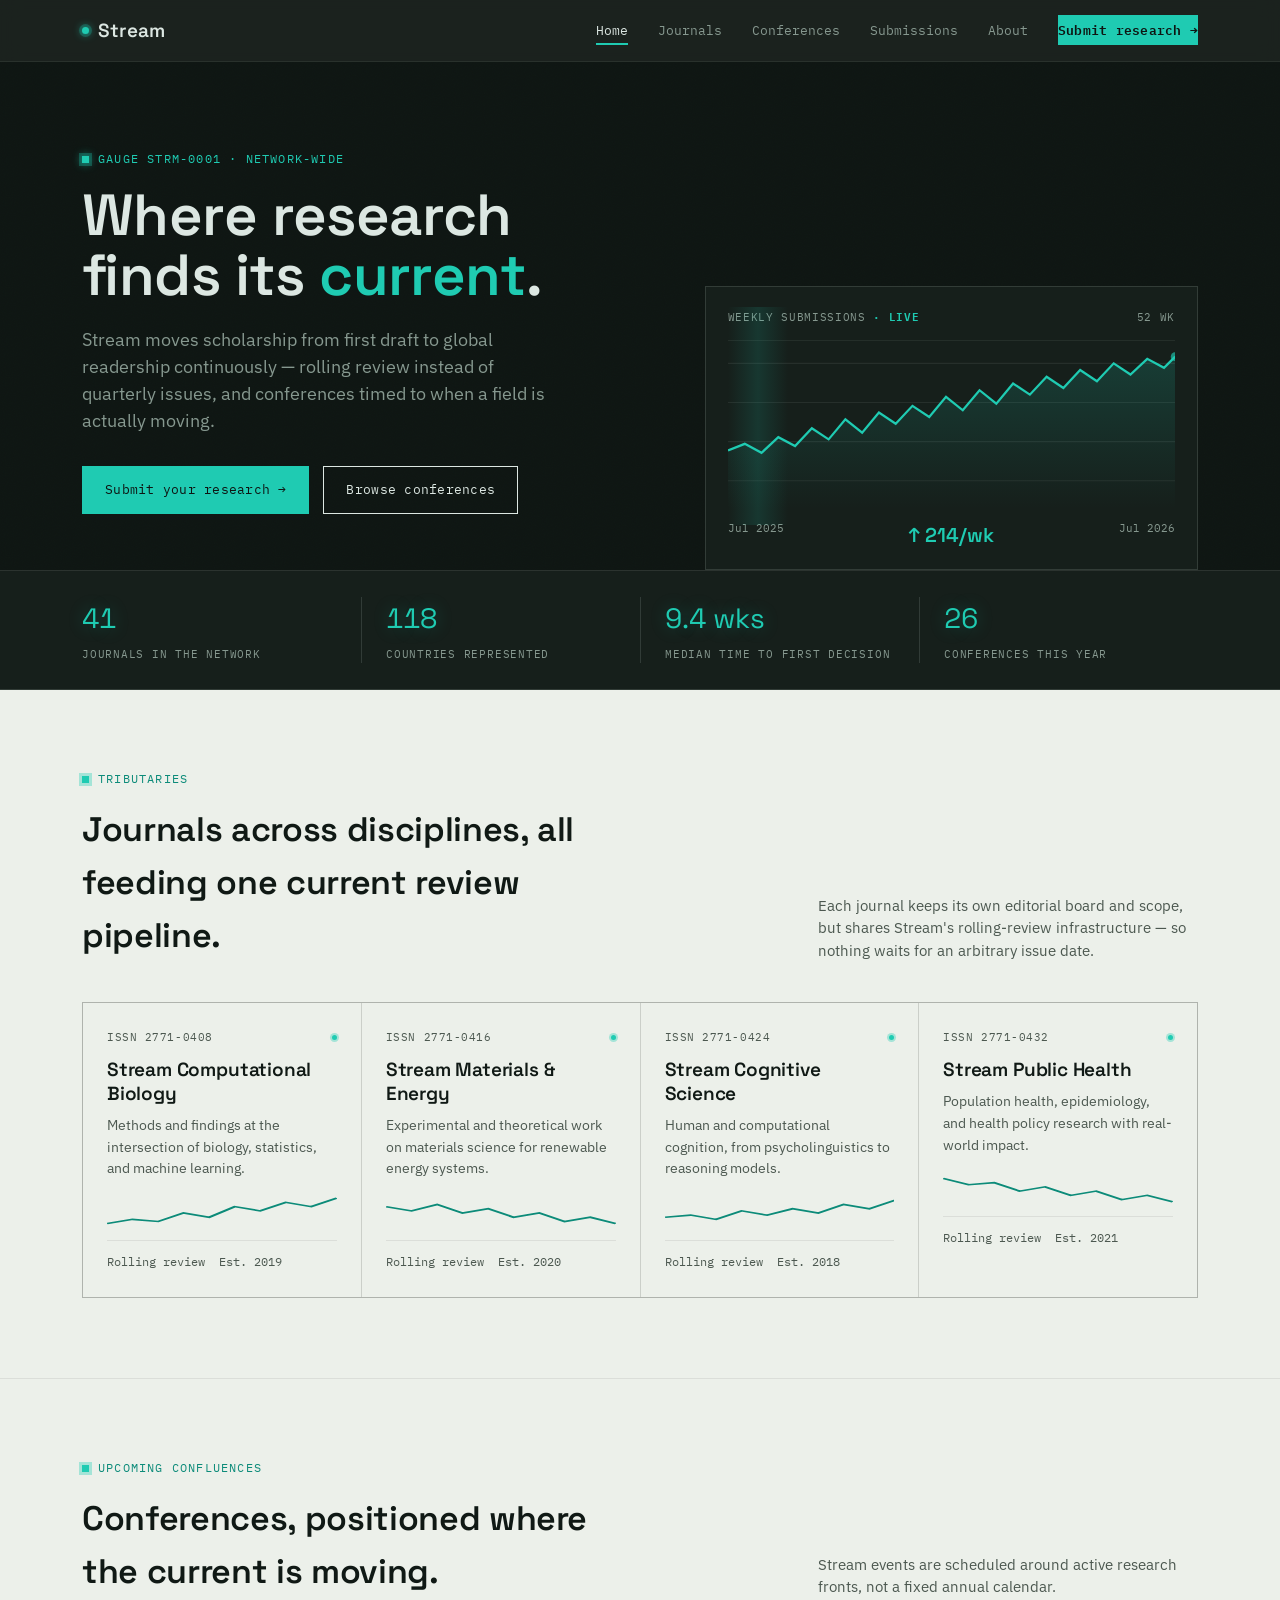
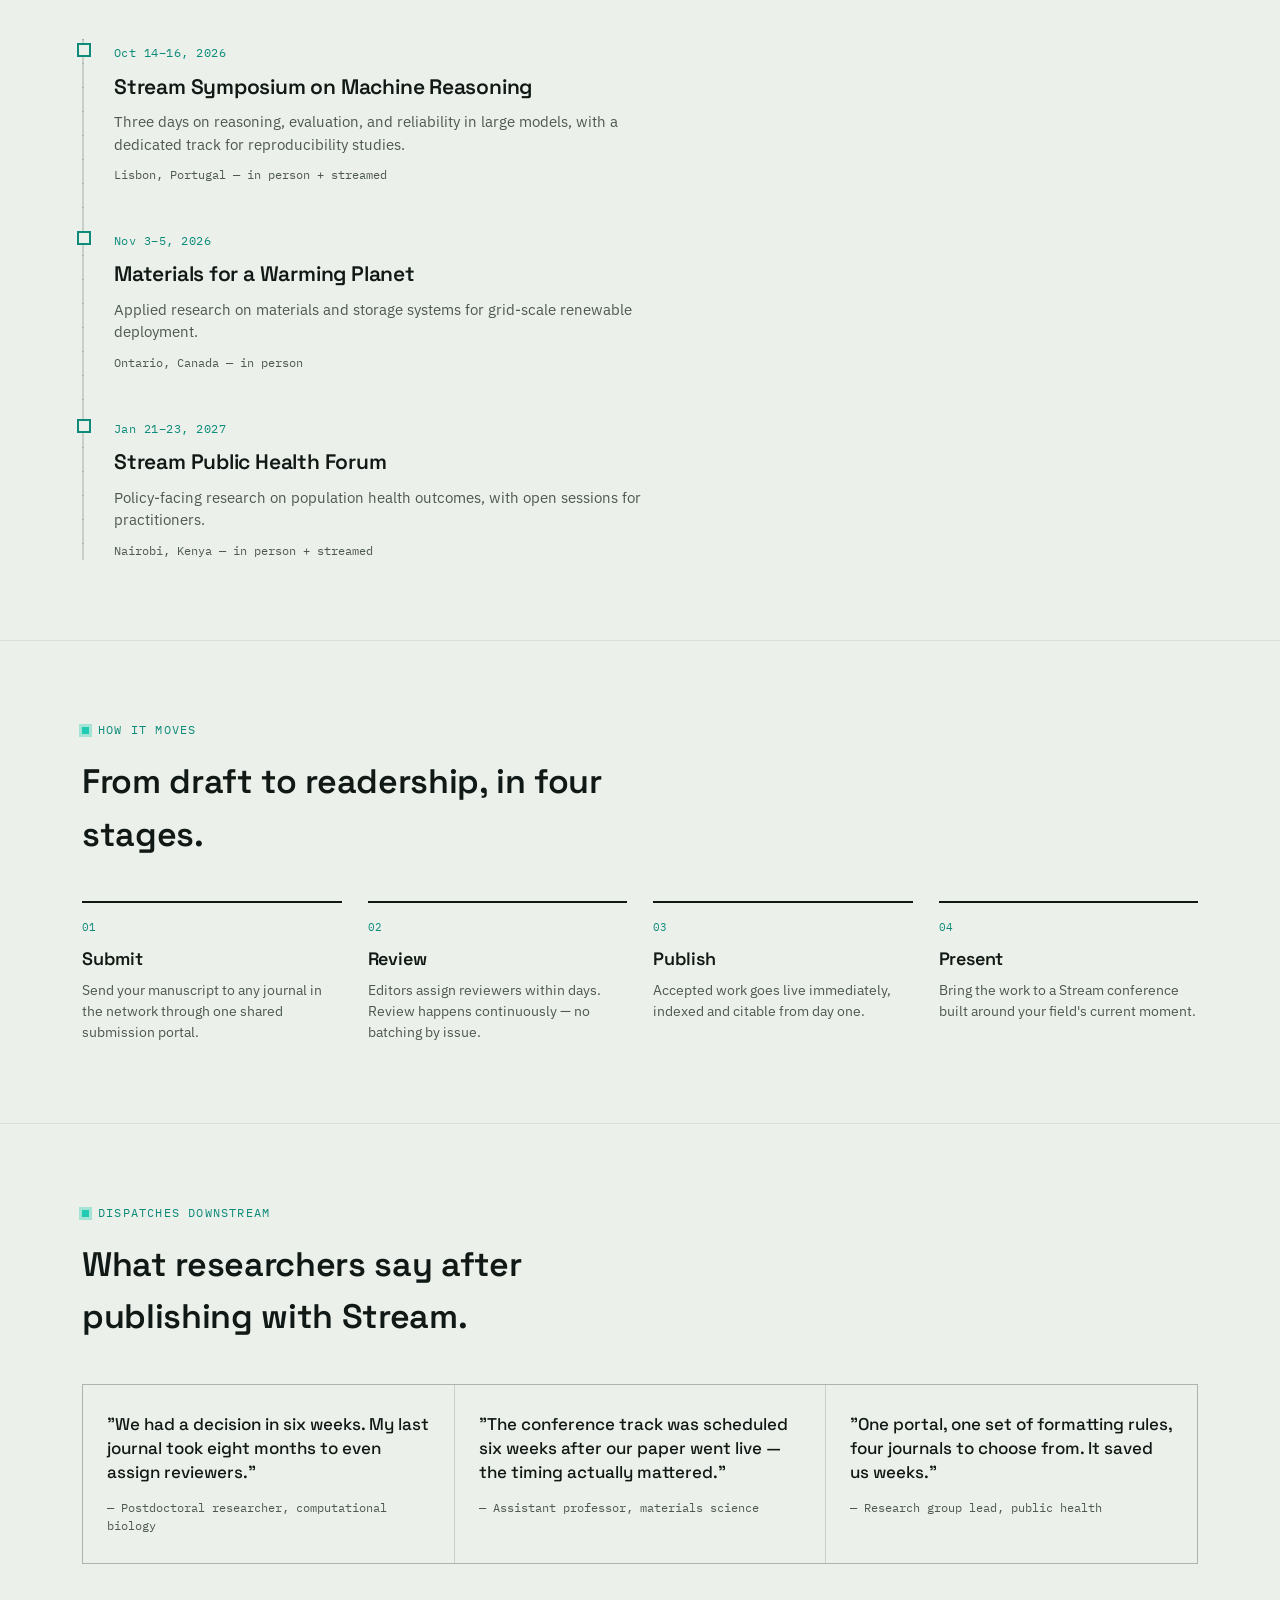
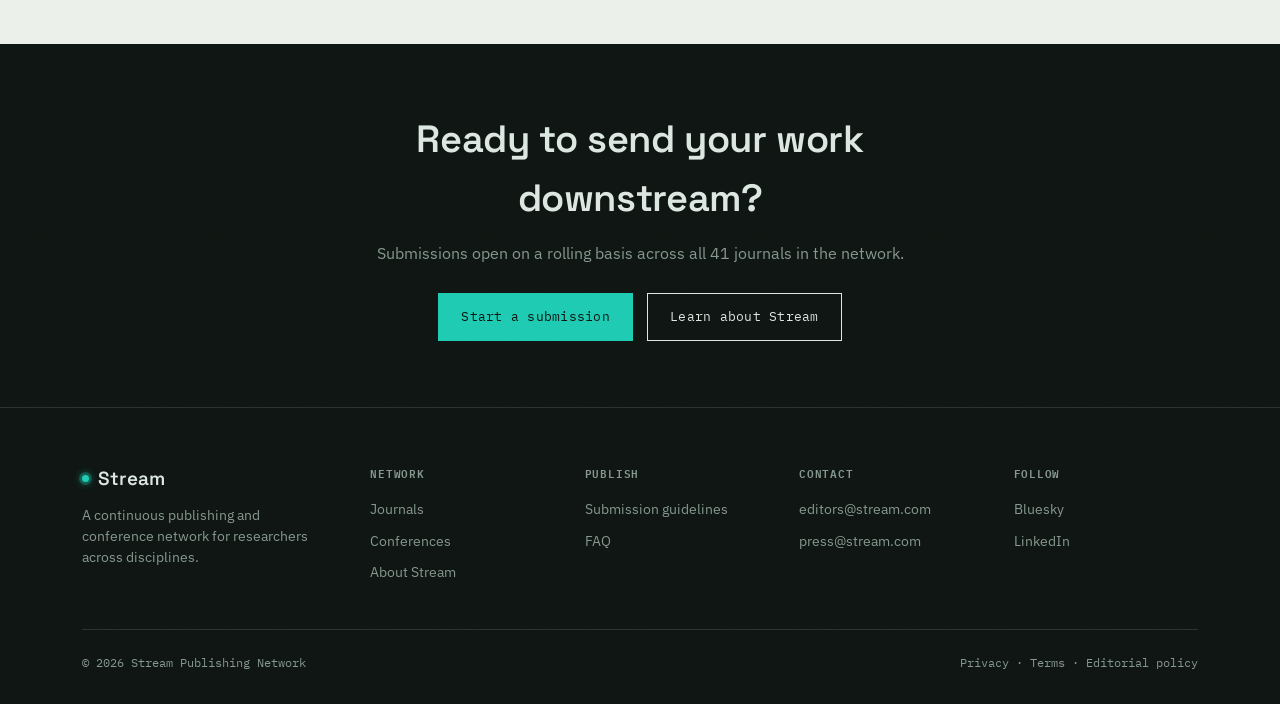
<file: index.html>
<!DOCTYPE html>
<html lang="en">
<head>
<meta charset="UTF-8">
<meta name="viewport" content="width=device-width, initial-scale=1.0">
<title>Stream — Where research finds its current</title>
<meta name="description" content="Stream is a publishing and conference network for researchers — continuous review, global reach, and events that keep pace with your field.">
<link rel="stylesheet" href="style.css">
</head>
<body>

<header class="site-header">
  <nav class="nav">
    <a href="index.html" class="logo">
      <span class="live-dot"></span>Stream
    </a>
    <ul class="nav-links">
      <li><a href="index.html" class="active">Home</a></li>
      <li><a href="journals.html">Journals</a></li>
      <li><a href="conferences.html">Conferences</a></li>
      <li><a href="submissions.html">Submissions</a></li>
      <li><a href="about.html">About</a></li>
      <li><a href="submissions.html#submission-form" class="nav-cta">Submit research →</a></li>
    </ul>
    <button class="nav-toggle" aria-label="Toggle menu"><span></span><span></span><span></span></button>
  </nav>
</header>

<section class="hero">
  <div class="wrap hero-grid">
    <div class="hero-inner">
      <div class="eyebrow">Gauge STRM-0001 · Network-wide</div>
      <h1>Where research<br>finds its <em>current</em>.</h1>
      <p class="lede">Stream moves scholarship from first draft to global readership continuously — rolling review instead of quarterly issues, and conferences timed to when a field is actually moving.</p>
      <div class="hero-actions">
        <a href="submissions.html#submission-form" class="btn btn-primary">Submit your research <span class="btn-arrow">→</span></a>
        <a href="conferences.html" class="btn btn-ghost">Browse conferences</a>
      </div>
    </div>
    <div class="gauge-panel reveal">
      <div class="gauge-head"><span>Weekly submissions <b>· live</b></span><span>52 wk</span></div>
      <svg class="gauge-svg" viewBox="0 0 400 150" preserveAspectRatio="none" aria-hidden="true">
        <g stroke="rgba(220,231,227,0.08)" stroke-width="1">
          <line x1="0" y1="20" x2="400" y2="20"/>
          <line x1="0" y1="55" x2="400" y2="55"/>
          <line x1="0" y1="90" x2="400" y2="90"/>
          <line x1="0" y1="125" x2="400" y2="125"/>
        </g>
        <polyline points="0,98 15,92 30,100 45,86 60,94 75,78 90,88 105,70 120,82 135,64 150,74 165,58 180,68 195,50 210,62 225,44 240,56 255,38 270,48 285,32 300,42 315,26 330,36 345,20 360,30 375,16 390,24 400,14"
          fill="none" stroke="#1FCBB2" stroke-width="2" pathLength="1"/>
        <polygon points="0,98 15,92 30,100 45,86 60,94 75,78 90,88 105,70 120,82 135,64 150,74 165,58 180,68 195,50 210,62 225,44 240,56 255,38 270,48 285,32 300,42 315,26 330,36 345,20 360,30 375,16 390,24 400,14 400,150 0,150"
          fill="url(#g1)" opacity="0.5"/>
        <defs>
          <linearGradient id="g1" x1="0" y1="0" x2="0" y2="1">
            <stop offset="0" stop-color="#1FCBB2" stop-opacity="0.35"/>
            <stop offset="1" stop-color="#1FCBB2" stop-opacity="0"/>
          </linearGradient>
        </defs>
        <circle cx="400" cy="14" r="4" fill="#1FCBB2"><animate attributeName="opacity" values="1;0.3;1" dur="2.2s" repeatCount="indefinite"/></circle>
      </svg>
      <div class="gauge-foot">
        <span>Jul 2025</span>
        <span class="reading">↑ 214/wk</span>
        <span>Jul 2026</span>
      </div>
    </div>
  </div>
</section>

<section class="confluence">
  <div class="wrap">
    <div class="confluence-item reveal">
      <div class="confluence-num">41</div>
      <div class="confluence-label">Journals in the network</div>
    </div>
    <div class="confluence-item reveal">
      <div class="confluence-num">118</div>
      <div class="confluence-label">Countries represented</div>
    </div>
    <div class="confluence-item reveal">
      <div class="confluence-num">9.4 wks</div>
      <div class="confluence-label">Median time to first decision</div>
    </div>
    <div class="confluence-item reveal">
      <div class="confluence-num">26</div>
      <div class="confluence-label">Conferences this year</div>
    </div>
  </div>
</section>

<section class="section">
  <div class="wrap">
    <div class="section-head">
      <div>
        <div class="eyebrow">Tributaries</div>
        <h2 class="reveal">Journals across disciplines, all feeding one current review pipeline.</h2>
      </div>
      <p class="reveal">Each journal keeps its own editorial board and scope, but shares Stream's rolling-review infrastructure — so nothing waits for an arbitrary issue date.</p>
    </div>
    <div class="tributaries">
      <div class="trib-card reveal">
        <div class="trib-code"><span>ISSN 2771-0408</span><span class="dot"></span></div>
        <h3>Stream Computational Biology</h3>
        <p>Methods and findings at the intersection of biology, statistics, and machine learning.</p>
        <svg class="trib-spark" viewBox="0 0 90 32" preserveAspectRatio="none" aria-hidden="true"><polyline points="0,26 10,22 20,24 30,16 40,20 50,10 60,14 70,6 80,10 90,2" fill="none" stroke="#0C8B79" stroke-width="1.5" pathLength="1"/></svg>
      <div class="trib-meta"><span>Rolling review</span><span>Est. 2019</span></div>
      </div>
      <div class="trib-card reveal">
        <div class="trib-code"><span>ISSN 2771-0416</span><span class="dot"></span></div>
        <h3>Stream Materials &amp; Energy</h3>
        <p>Experimental and theoretical work on materials science for renewable energy systems.</p>
        <svg class="trib-spark" viewBox="0 0 90 32" preserveAspectRatio="none" aria-hidden="true"><polyline points="0,10 10,14 20,8 30,16 40,12 50,20 60,16 70,24 80,20 90,26" fill="none" stroke="#0C8B79" stroke-width="1.5" pathLength="1"/></svg>
      <div class="trib-meta"><span>Rolling review</span><span>Est. 2020</span></div>
      </div>
      <div class="trib-card reveal">
        <div class="trib-code"><span>ISSN 2771-0424</span><span class="dot"></span></div>
        <h3>Stream Cognitive Science</h3>
        <p>Human and computational cognition, from psycholinguistics to reasoning models.</p>
        <svg class="trib-spark" viewBox="0 0 90 32" preserveAspectRatio="none" aria-hidden="true"><polyline points="0,20 10,18 20,22 30,14 40,18 50,12 60,16 70,8 80,12 90,4" fill="none" stroke="#0C8B79" stroke-width="1.5" pathLength="1"/></svg>
      <div class="trib-meta"><span>Rolling review</span><span>Est. 2018</span></div>
      </div>
      <div class="trib-card reveal">
        <div class="trib-code"><span>ISSN 2771-0432</span><span class="dot"></span></div>
        <h3>Stream Public Health</h3>
        <p>Population health, epidemiology, and health policy research with real-world impact.</p>
        <svg class="trib-spark" viewBox="0 0 90 32" preserveAspectRatio="none" aria-hidden="true"><polyline points="0,6 10,12 20,10 30,18 40,14 50,22 60,18 70,26 80,22 90,28" fill="none" stroke="#0C8B79" stroke-width="1.5" pathLength="1"/></svg>
      <div class="trib-meta"><span>Rolling review</span><span>Est. 2021</span></div>
      </div>
    </div>
  </div>
</section>

<section class="section">
  <div class="wrap">
    <div class="section-head">
      <div>
        <div class="eyebrow">Upcoming confluences</div>
        <h2 class="reveal">Conferences, positioned where the current is moving.</h2>
      </div>
      <p class="reveal">Stream events are scheduled around active research fronts, not a fixed annual calendar.</p>
    </div>
    <div class="river-map">
      <div class="stop reveal">
        <span class="stop-date">Oct 14–16, 2026</span>
        <h3>Stream Symposium on Machine Reasoning</h3>
        <p>Three days on reasoning, evaluation, and reliability in large models, with a dedicated track for reproducibility studies.</p>
        <span class="stop-loc">Lisbon, Portugal — in person + streamed</span>
      </div>
      <div class="stop reveal">
        <span class="stop-date">Nov 3–5, 2026</span>
        <h3>Materials for a Warming Planet</h3>
        <p>Applied research on materials and storage systems for grid-scale renewable deployment.</p>
        <span class="stop-loc">Ontario, Canada — in person</span>
      </div>
      <div class="stop reveal">
        <span class="stop-date">Jan 21–23, 2027</span>
        <h3>Stream Public Health Forum</h3>
        <p>Policy-facing research on population health outcomes, with open sessions for practitioners.</p>
        <span class="stop-loc">Nairobi, Kenya — in person + streamed</span>
      </div>
    </div>
  </div>
</section>

<section class="section">
  <div class="wrap">
    <div class="section-head">
      <div>
        <div class="eyebrow">How it moves</div>
        <h2 class="reveal">From draft to readership, in four stages.</h2>
      </div>
    </div>
    <div class="process">
      <div class="process-step reveal">
        <div class="process-num">01</div>
        <h3>Submit</h3>
        <p>Send your manuscript to any journal in the network through one shared submission portal.</p>
      </div>
      <div class="process-step reveal">
        <div class="process-num">02</div>
        <h3>Review</h3>
        <p>Editors assign reviewers within days. Review happens continuously — no batching by issue.</p>
      </div>
      <div class="process-step reveal">
        <div class="process-num">03</div>
        <h3>Publish</h3>
        <p>Accepted work goes live immediately, indexed and citable from day one.</p>
      </div>
      <div class="process-step reveal">
        <div class="process-num">04</div>
        <h3>Present</h3>
        <p>Bring the work to a Stream conference built around your field's current moment.</p>
      </div>
    </div>
  </div>
</section>

<section class="section" style="border-bottom:none;">
  <div class="wrap">
    <div class="section-head">
      <div>
        <div class="eyebrow">Dispatches downstream</div>
        <h2 class="reveal">What researchers say after publishing with Stream.</h2>
      </div>
    </div>
    <div class="dispatches">
      <div class="dispatch reveal">
        <blockquote>"We had a decision in six weeks. My last journal took eight months to even assign reviewers."</blockquote>
        <cite>— Postdoctoral researcher, computational biology</cite>
      </div>
      <div class="dispatch reveal">
        <blockquote>"The conference track was scheduled six weeks after our paper went live — the timing actually mattered."</blockquote>
        <cite>— Assistant professor, materials science</cite>
      </div>
      <div class="dispatch reveal">
        <blockquote>"One portal, one set of formatting rules, four journals to choose from. It saved us weeks."</blockquote>
        <cite>— Research group lead, public health</cite>
      </div>
    </div>
  </div>
</section>

<section class="cta-banner">
  <div class="wrap">
    <h2>Ready to send your work downstream?</h2>
    <p>Submissions open on a rolling basis across all 41 journals in the network.</p>
    <div class="hero-actions">
      <a href="submissions.html#submission-form" class="btn btn-primary">Start a submission</a>
      <a href="about.html" class="btn btn-ghost">Learn about Stream</a>
    </div>
  </div>
</section>

<footer class="site-footer">
  <div class="wrap">
    <div class="footer-top">
      <div class="footer-brand">
        <a href="index.html" class="logo">
          <span class="live-dot"></span>Stream
        </a>
        <p>A continuous publishing and conference network for researchers across disciplines.</p>
      </div>
      <div class="footer-col">
        <h4>Network</h4>
        <a href="journals.html">Journals</a>
        <a href="conferences.html">Conferences</a>
        <a href="about.html">About Stream</a>
      </div>
      <div class="footer-col">
        <h4>Publish</h4>
        <a href="submissions.html">Submission guidelines</a>
        <a href="submissions.html#faq">FAQ</a>
      </div>
      <div class="footer-col">
        <h4>Contact</h4>
        <a href="mailto:editors@stream.com">editors@stream.com</a>
        <a href="mailto:press@stream.com">press@stream.com</a>
      </div>
      <div class="footer-col">
        <h4>Follow</h4>
        <a href="#">Bluesky</a>
        <a href="#">LinkedIn</a>
      </div>
    </div>
    <div class="footer-bottom">
      <span>© 2026 Stream Publishing Network</span>
      <span>Privacy · Terms · Editorial policy</span>
    </div>
  </div>
</footer>

<script src="main.js"></script>
</body>
</html>
</file>
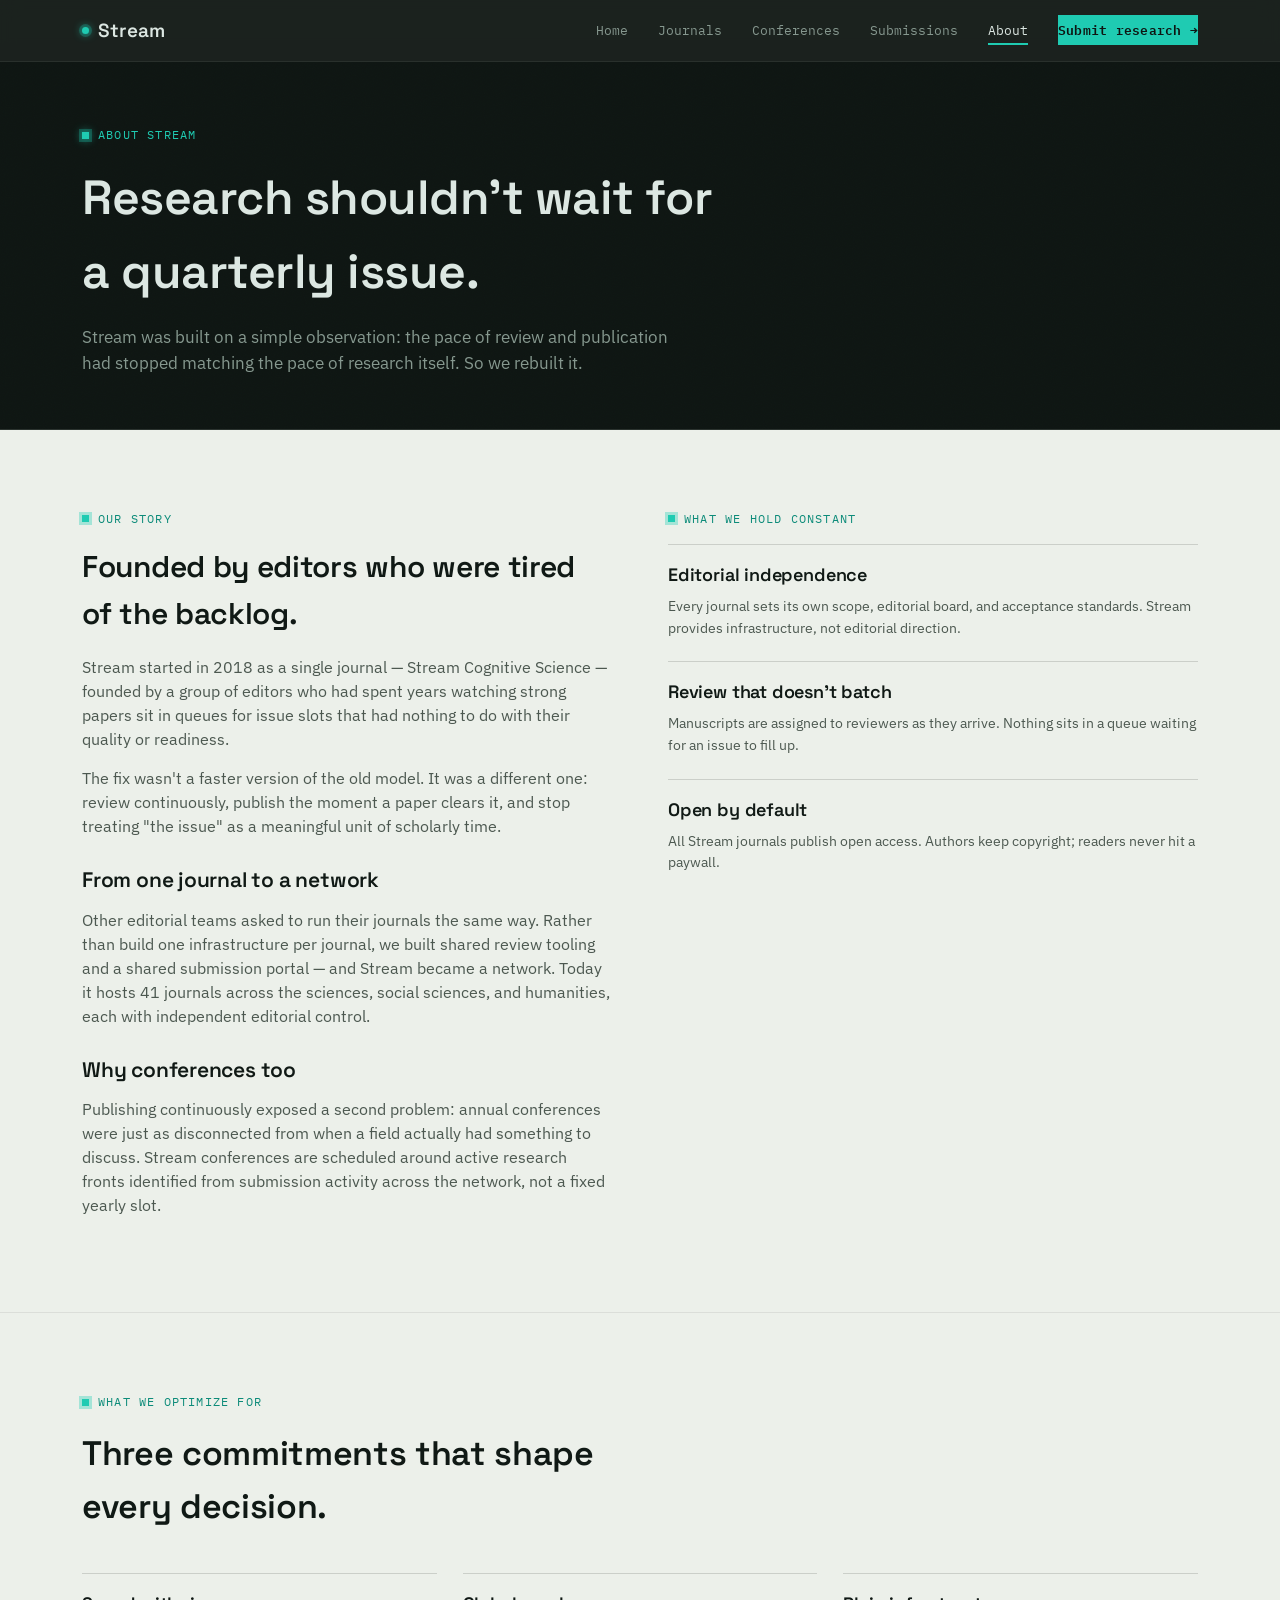
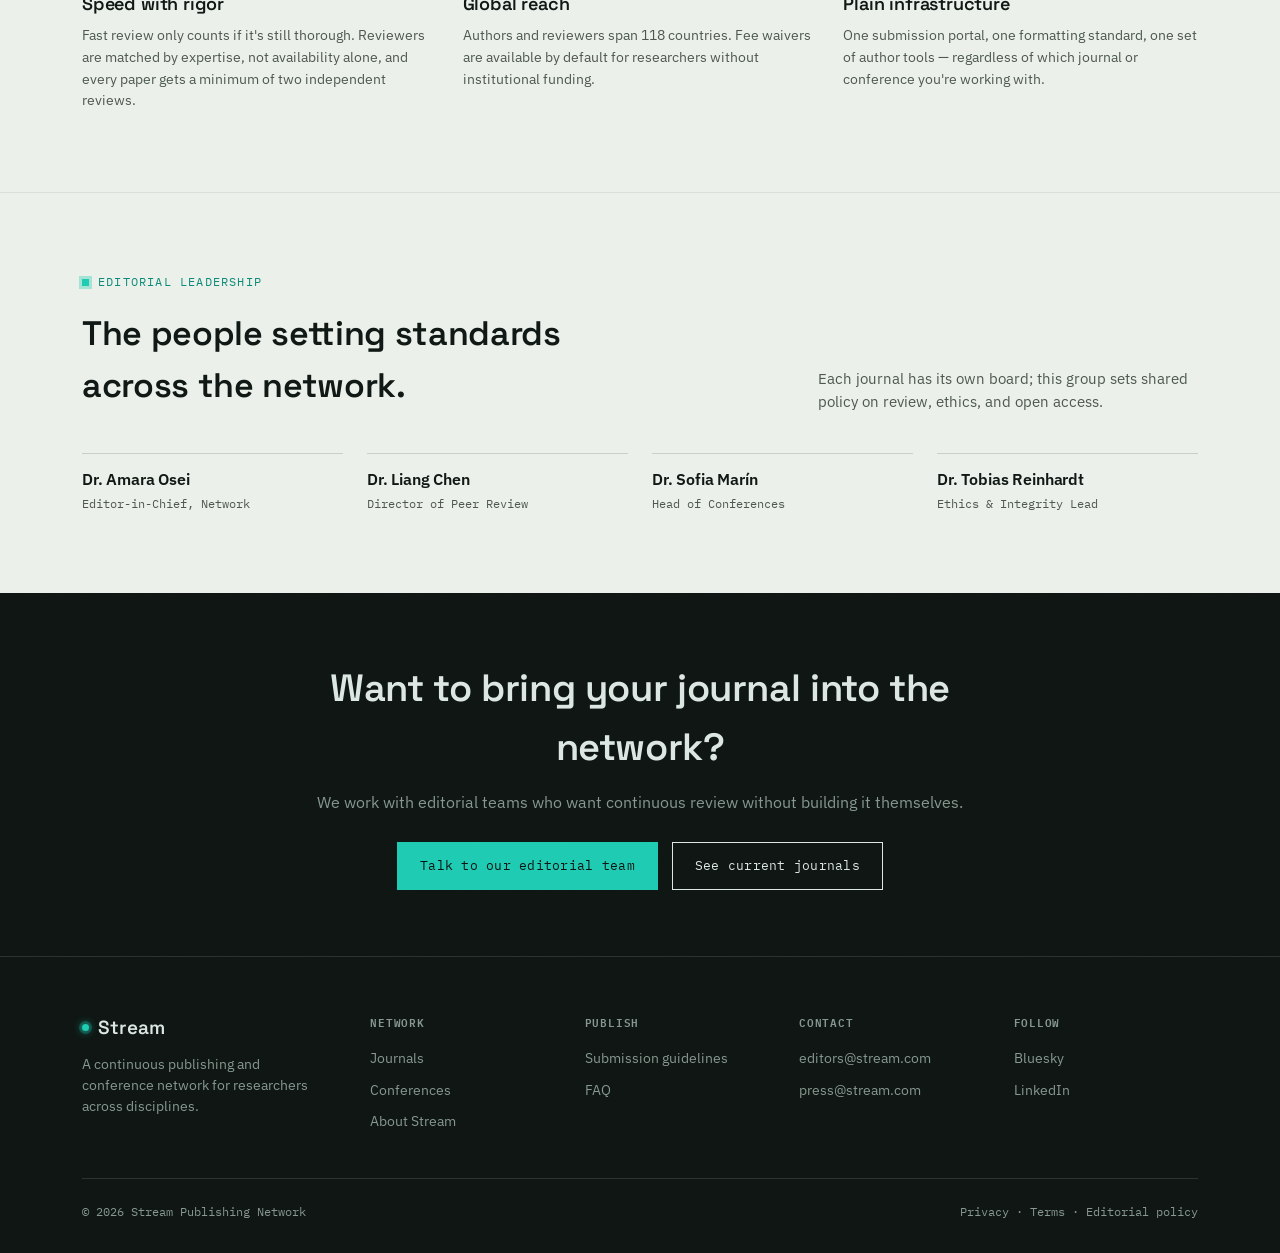
<file: about.html>
<!DOCTYPE html>
<html lang="en">
<head>
<meta charset="UTF-8">
<meta name="viewport" content="width=device-width, initial-scale=1.0">
<title>About — Stream</title>
<meta name="description" content="Why Stream exists, how the network is run, and who's behind it.">
<link rel="stylesheet" href="style.css">
</head>
<body>

<header class="site-header">
  <nav class="nav">
    <a href="index.html" class="logo">
      <span class="live-dot"></span>Stream
    </a>
    <ul class="nav-links">
      <li><a href="index.html">Home</a></li>
      <li><a href="journals.html">Journals</a></li>
      <li><a href="conferences.html">Conferences</a></li>
      <li><a href="submissions.html">Submissions</a></li>
      <li><a href="about.html" class="active">About</a></li>
      <li><a href="submissions.html#submission-form" class="nav-cta">Submit research →</a></li>
    </ul>
    <button class="nav-toggle" aria-label="Toggle menu"><span></span><span></span><span></span></button>
  </nav>
</header>

<section class="page-hero">
  <div class="wrap">
    <div class="eyebrow">About Stream</div>
    <h1>Research shouldn't wait for<br>a quarterly issue.</h1>
    <p class="lede">Stream was built on a simple observation: the pace of review and publication had stopped matching the pace of research itself. So we rebuilt it.</p>
  </div>
</section>

<section class="section">
  <div class="wrap two-col">
    <div class="prose reveal">
      <div class="eyebrow">Our story</div>
      <h2 style="font-size:30px;margin-bottom:18px;">Founded by editors who were tired of the backlog.</h2>
      <p>Stream started in 2018 as a single journal — Stream Cognitive Science — founded by a group of editors who had spent years watching strong papers sit in queues for issue slots that had nothing to do with their quality or readiness.</p>
      <p>The fix wasn't a faster version of the old model. It was a different one: review continuously, publish the moment a paper clears it, and stop treating "the issue" as a meaningful unit of scholarly time.</p>
      <h3>From one journal to a network</h3>
      <p>Other editorial teams asked to run their journals the same way. Rather than build one infrastructure per journal, we built shared review tooling and a shared submission portal — and Stream became a network. Today it hosts 41 journals across the sciences, social sciences, and humanities, each with independent editorial control.</p>
      <h3>Why conferences too</h3>
      <p>Publishing continuously exposed a second problem: annual conferences were just as disconnected from when a field actually had something to discuss. Stream conferences are scheduled around active research fronts identified from submission activity across the network, not a fixed yearly slot.</p>
    </div>
    <div class="reveal">
      <div class="eyebrow">What we hold constant</div>
      <div class="value-grid" style="grid-template-columns:1fr;gap:22px;">
        <div class="value-card">
          <h3>Editorial independence</h3>
          <p>Every journal sets its own scope, editorial board, and acceptance standards. Stream provides infrastructure, not editorial direction.</p>
        </div>
        <div class="value-card">
          <h3>Review that doesn't batch</h3>
          <p>Manuscripts are assigned to reviewers as they arrive. Nothing sits in a queue waiting for an issue to fill up.</p>
        </div>
        <div class="value-card">
          <h3>Open by default</h3>
          <p>All Stream journals publish open access. Authors keep copyright; readers never hit a paywall.</p>
        </div>
      </div>
    </div>
  </div>
</section>

<section class="section">
  <div class="wrap">
    <div class="section-head">
      <div>
        <div class="eyebrow">What we optimize for</div>
        <h2 class="reveal">Three commitments that shape every decision.</h2>
      </div>
    </div>
    <div class="value-grid">
      <div class="value-card reveal">
        <h3>Speed with rigor</h3>
        <p>Fast review only counts if it's still thorough. Reviewers are matched by expertise, not availability alone, and every paper gets a minimum of two independent reviews.</p>
      </div>
      <div class="value-card reveal">
        <h3>Global reach</h3>
        <p>Authors and reviewers span 118 countries. Fee waivers are available by default for researchers without institutional funding.</p>
      </div>
      <div class="value-card reveal">
        <h3>Plain infrastructure</h3>
        <p>One submission portal, one formatting standard, one set of author tools — regardless of which journal or conference you're working with.</p>
      </div>
    </div>
  </div>
</section>

<section class="section" style="border-bottom:none;">
  <div class="wrap">
    <div class="section-head">
      <div>
        <div class="eyebrow">Editorial leadership</div>
        <h2 class="reveal">The people setting standards across the network.</h2>
      </div>
      <p class="reveal">Each journal has its own board; this group sets shared policy on review, ethics, and open access.</p>
    </div>
    <div class="people-grid">
      <div class="person reveal"><h3>Dr. Amara Osei</h3><span>Editor-in-Chief, Network</span></div>
      <div class="person reveal"><h3>Dr. Liang Chen</h3><span>Director of Peer Review</span></div>
      <div class="person reveal"><h3>Dr. Sofia Marín</h3><span>Head of Conferences</span></div>
      <div class="person reveal"><h3>Dr. Tobias Reinhardt</h3><span>Ethics &amp; Integrity Lead</span></div>
    </div>
  </div>
</section>

<section class="cta-banner">
  <div class="wrap">
    <h2>Want to bring your journal into the network?</h2>
    <p>We work with editorial teams who want continuous review without building it themselves.</p>
    <div class="hero-actions">
      <a href="mailto:editors@stream.com" class="btn btn-primary">Talk to our editorial team</a>
      <a href="journals.html" class="btn btn-ghost">See current journals</a>
    </div>
  </div>
</section>

<footer class="site-footer">
  <div class="wrap">
    <div class="footer-top">
      <div class="footer-brand">
        <a href="index.html" class="logo">
          <span class="live-dot"></span>Stream
        </a>
        <p>A continuous publishing and conference network for researchers across disciplines.</p>
      </div>
      <div class="footer-col">
        <h4>Network</h4>
        <a href="journals.html">Journals</a>
        <a href="conferences.html">Conferences</a>
        <a href="about.html">About Stream</a>
      </div>
      <div class="footer-col">
        <h4>Publish</h4>
        <a href="submissions.html">Submission guidelines</a>
        <a href="submissions.html#faq">FAQ</a>
      </div>
      <div class="footer-col">
        <h4>Contact</h4>
        <a href="mailto:editors@stream.com">editors@stream.com</a>
        <a href="mailto:press@stream.com">press@stream.com</a>
      </div>
      <div class="footer-col">
        <h4>Follow</h4>
        <a href="#">Bluesky</a>
        <a href="#">LinkedIn</a>
      </div>
    </div>
    <div class="footer-bottom">
      <span>© 2026 Stream Publishing Network</span>
      <span>Privacy · Terms · Editorial policy</span>
    </div>
  </div>
</footer>

<script src="main.js"></script>
</body>
</html>
</file>
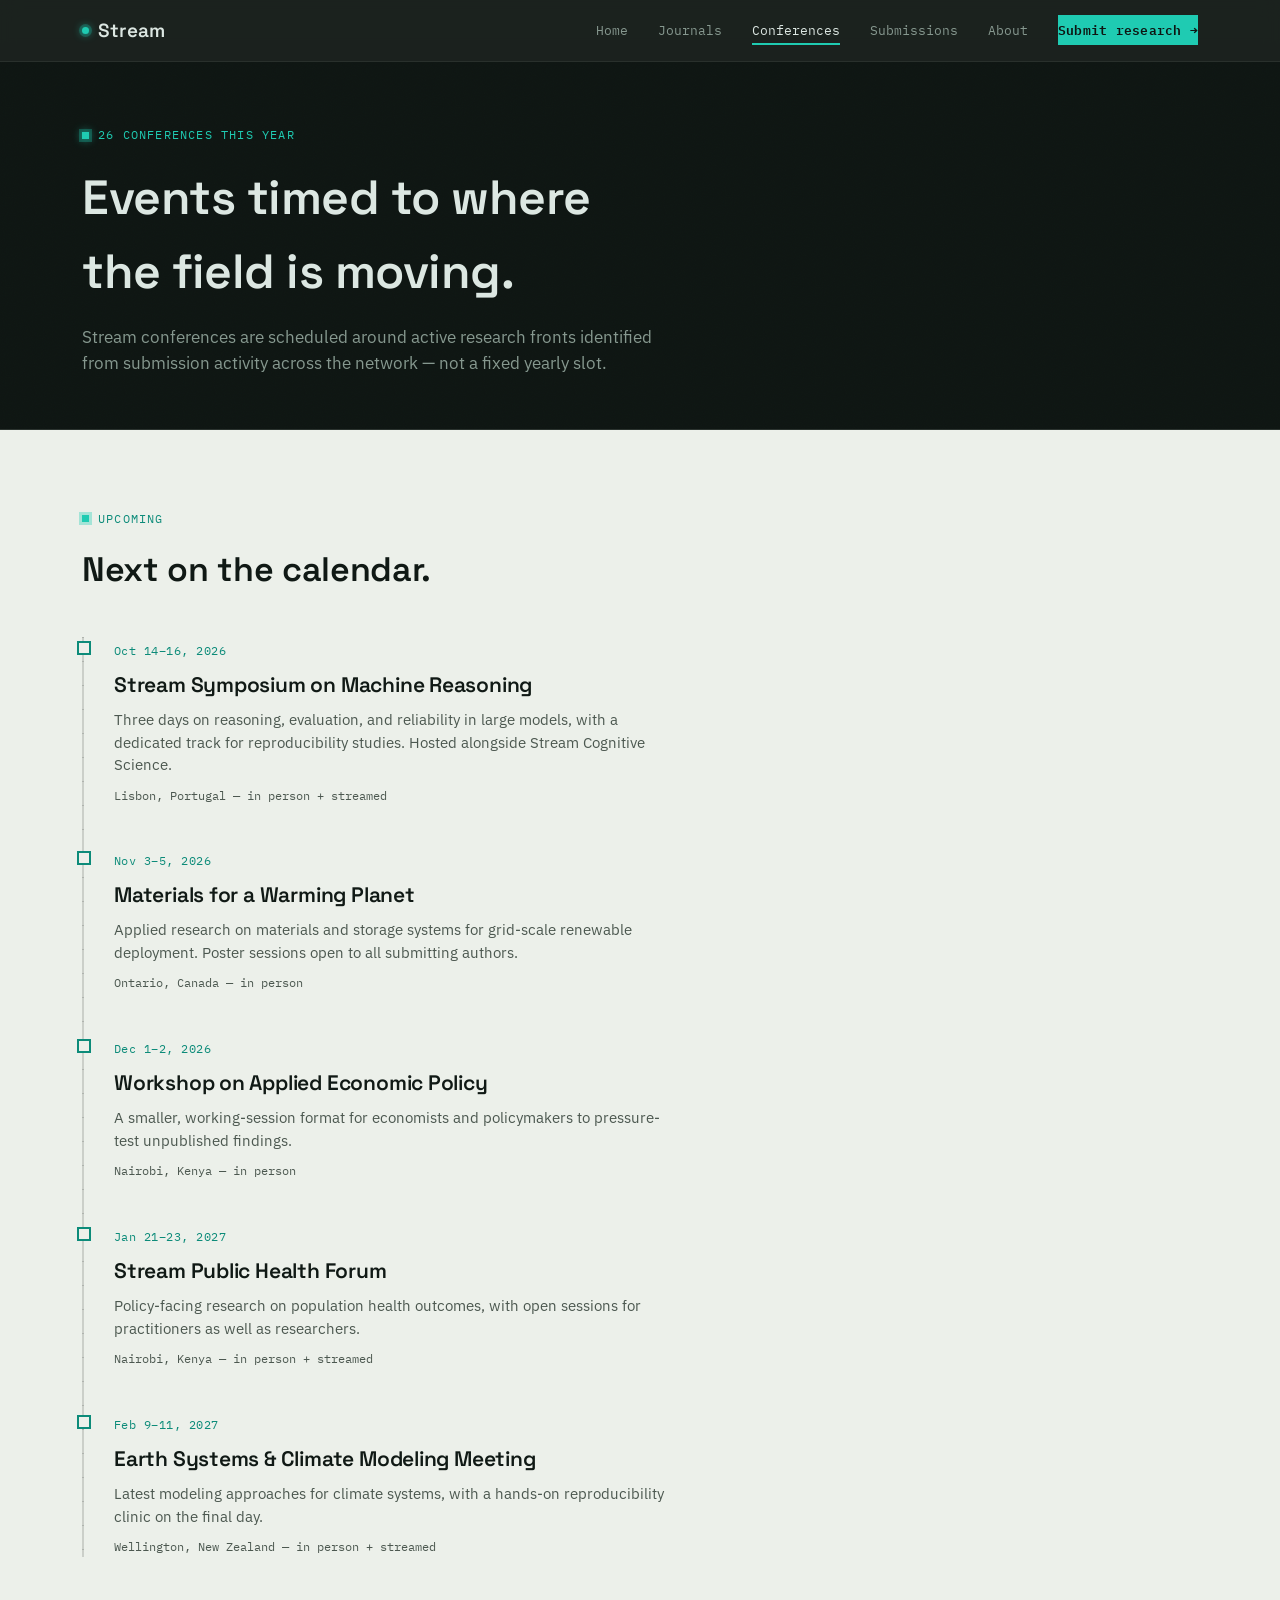
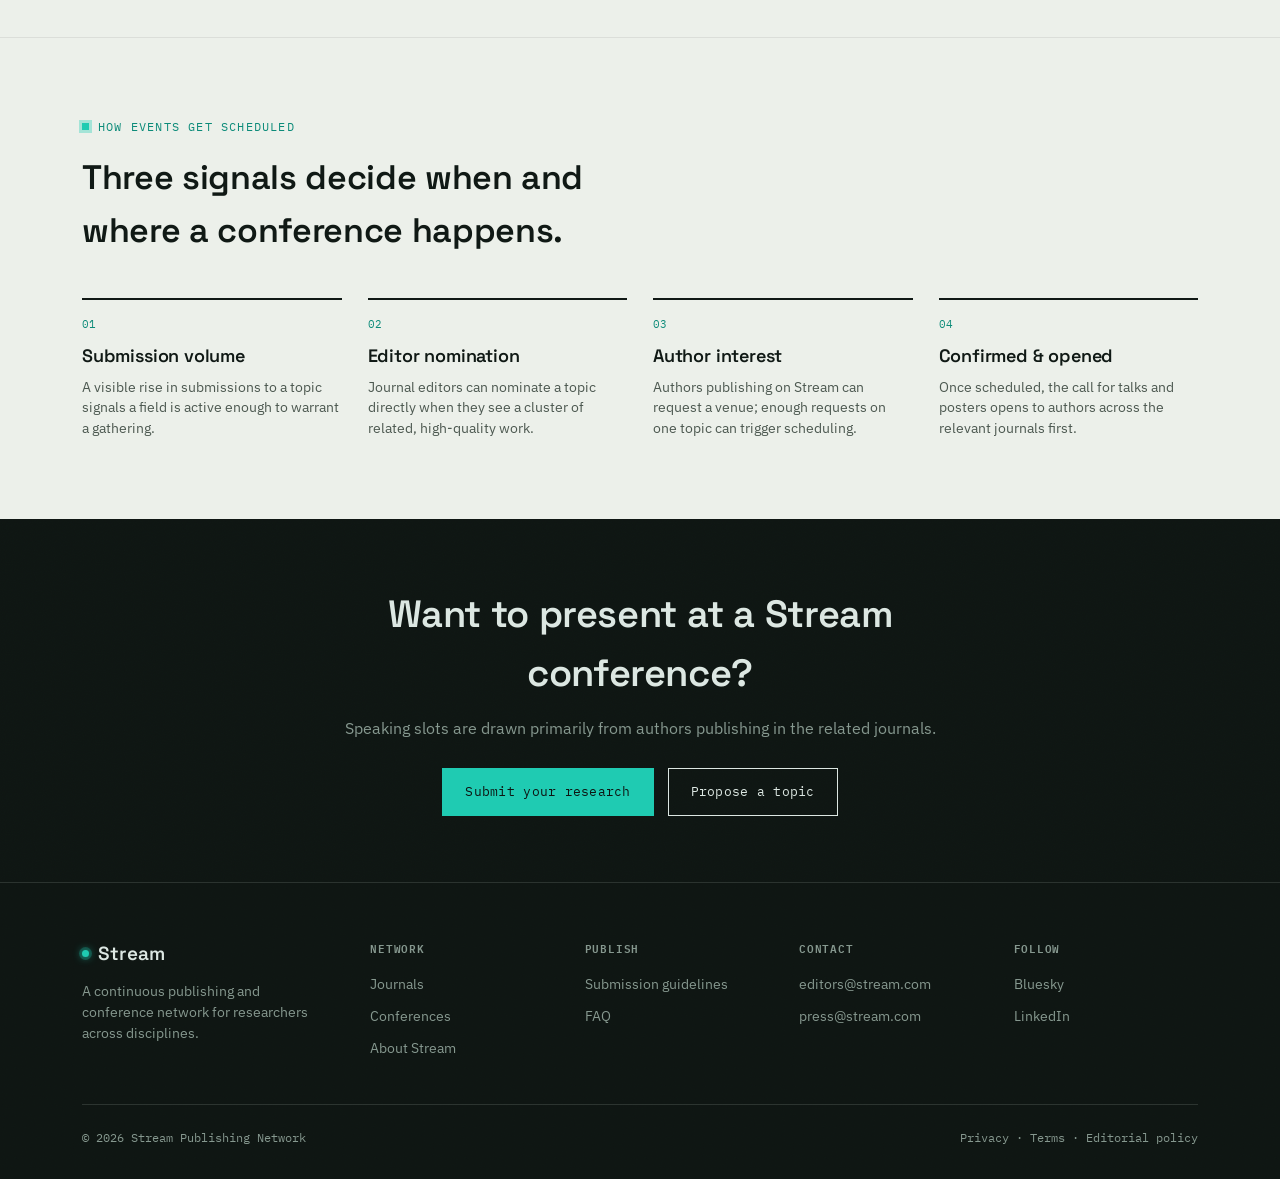
<file: conferences.html>
<!DOCTYPE html>
<html lang="en">
<head>
<meta charset="UTF-8">
<meta name="viewport" content="width=device-width, initial-scale=1.0">
<title>Conferences — Stream</title>
<meta name="description" content="Upcoming Stream conferences, scheduled around active research fronts rather than a fixed annual calendar.">
<link rel="stylesheet" href="style.css">
</head>
<body>

<header class="site-header">
  <nav class="nav">
    <a href="index.html" class="logo">
      <span class="live-dot"></span>Stream
    </a>
    <ul class="nav-links">
      <li><a href="index.html">Home</a></li>
      <li><a href="journals.html">Journals</a></li>
      <li><a href="conferences.html" class="active">Conferences</a></li>
      <li><a href="submissions.html">Submissions</a></li>
      <li><a href="about.html">About</a></li>
      <li><a href="submissions.html#submission-form" class="nav-cta">Submit research →</a></li>
    </ul>
    <button class="nav-toggle" aria-label="Toggle menu"><span></span><span></span><span></span></button>
  </nav>
</header>

<section class="page-hero">
  <div class="wrap">
    <div class="eyebrow">26 conferences this year</div>
    <h1>Events timed to where<br>the field is moving.</h1>
    <p class="lede">Stream conferences are scheduled around active research fronts identified from submission activity across the network — not a fixed yearly slot.</p>
  </div>
</section>

<section class="section">
  <div class="wrap">
    <div class="section-head">
      <div>
        <div class="eyebrow">Upcoming</div>
        <h2 class="reveal">Next on the calendar.</h2>
      </div>
    </div>
    <div class="river-map">
      <div class="stop reveal">
        <span class="stop-date">Oct 14–16, 2026</span>
        <h3>Stream Symposium on Machine Reasoning</h3>
        <p>Three days on reasoning, evaluation, and reliability in large models, with a dedicated track for reproducibility studies. Hosted alongside Stream Cognitive Science.</p>
        <span class="stop-loc">Lisbon, Portugal — in person + streamed</span>
      </div>
      <div class="stop reveal">
        <span class="stop-date">Nov 3–5, 2026</span>
        <h3>Materials for a Warming Planet</h3>
        <p>Applied research on materials and storage systems for grid-scale renewable deployment. Poster sessions open to all submitting authors.</p>
        <span class="stop-loc">Ontario, Canada — in person</span>
      </div>
      <div class="stop reveal">
        <span class="stop-date">Dec 1–2, 2026</span>
        <h3>Workshop on Applied Economic Policy</h3>
        <p>A smaller, working-session format for economists and policymakers to pressure-test unpublished findings.</p>
        <span class="stop-loc">Nairobi, Kenya — in person</span>
      </div>
      <div class="stop reveal">
        <span class="stop-date">Jan 21–23, 2027</span>
        <h3>Stream Public Health Forum</h3>
        <p>Policy-facing research on population health outcomes, with open sessions for practitioners as well as researchers.</p>
        <span class="stop-loc">Nairobi, Kenya — in person + streamed</span>
      </div>
      <div class="stop reveal">
        <span class="stop-date">Feb 9–11, 2027</span>
        <h3>Earth Systems &amp; Climate Modeling Meeting</h3>
        <p>Latest modeling approaches for climate systems, with a hands-on reproducibility clinic on the final day.</p>
        <span class="stop-loc">Wellington, New Zealand — in person + streamed</span>
      </div>
    </div>
  </div>
</section>

<section class="section" style="border-bottom:none;">
  <div class="wrap">
    <div class="section-head">
      <div>
        <div class="eyebrow">How events get scheduled</div>
        <h2 class="reveal">Three signals decide when and where a conference happens.</h2>
      </div>
    </div>
    <div class="process">
      <div class="process-step reveal">
        <div class="process-num">01</div>
        <h3>Submission volume</h3>
        <p>A visible rise in submissions to a topic signals a field is active enough to warrant a gathering.</p>
      </div>
      <div class="process-step reveal">
        <div class="process-num">02</div>
        <h3>Editor nomination</h3>
        <p>Journal editors can nominate a topic directly when they see a cluster of related, high-quality work.</p>
      </div>
      <div class="process-step reveal">
        <div class="process-num">03</div>
        <h3>Author interest</h3>
        <p>Authors publishing on Stream can request a venue; enough requests on one topic can trigger scheduling.</p>
      </div>
      <div class="process-step reveal">
        <div class="process-num">04</div>
        <h3>Confirmed &amp; opened</h3>
        <p>Once scheduled, the call for talks and posters opens to authors across the relevant journals first.</p>
      </div>
    </div>
  </div>
</section>

<section class="cta-banner">
  <div class="wrap">
    <h2>Want to present at a Stream conference?</h2>
    <p>Speaking slots are drawn primarily from authors publishing in the related journals.</p>
    <div class="hero-actions">
      <a href="submissions.html" class="btn btn-primary">Submit your research</a>
      <a href="mailto:editors@stream.com" class="btn btn-ghost">Propose a topic</a>
    </div>
  </div>
</section>

<footer class="site-footer">
  <div class="wrap">
    <div class="footer-top">
      <div class="footer-brand">
        <a href="index.html" class="logo">
          <span class="live-dot"></span>Stream
        </a>
        <p>A continuous publishing and conference network for researchers across disciplines.</p>
      </div>
      <div class="footer-col">
        <h4>Network</h4>
        <a href="journals.html">Journals</a>
        <a href="conferences.html">Conferences</a>
        <a href="about.html">About Stream</a>
      </div>
      <div class="footer-col">
        <h4>Publish</h4>
        <a href="submissions.html">Submission guidelines</a>
        <a href="submissions.html#faq">FAQ</a>
      </div>
      <div class="footer-col">
        <h4>Contact</h4>
        <a href="mailto:editors@stream.com">editors@stream.com</a>
        <a href="mailto:press@stream.com">press@stream.com</a>
      </div>
      <div class="footer-col">
        <h4>Follow</h4>
        <a href="#">Bluesky</a>
        <a href="#">LinkedIn</a>
      </div>
    </div>
    <div class="footer-bottom">
      <span>© 2026 Stream Publishing Network</span>
      <span>Privacy · Terms · Editorial policy</span>
    </div>
  </div>
</footer>

<script src="main.js"></script>
</body>
</html>
</file>
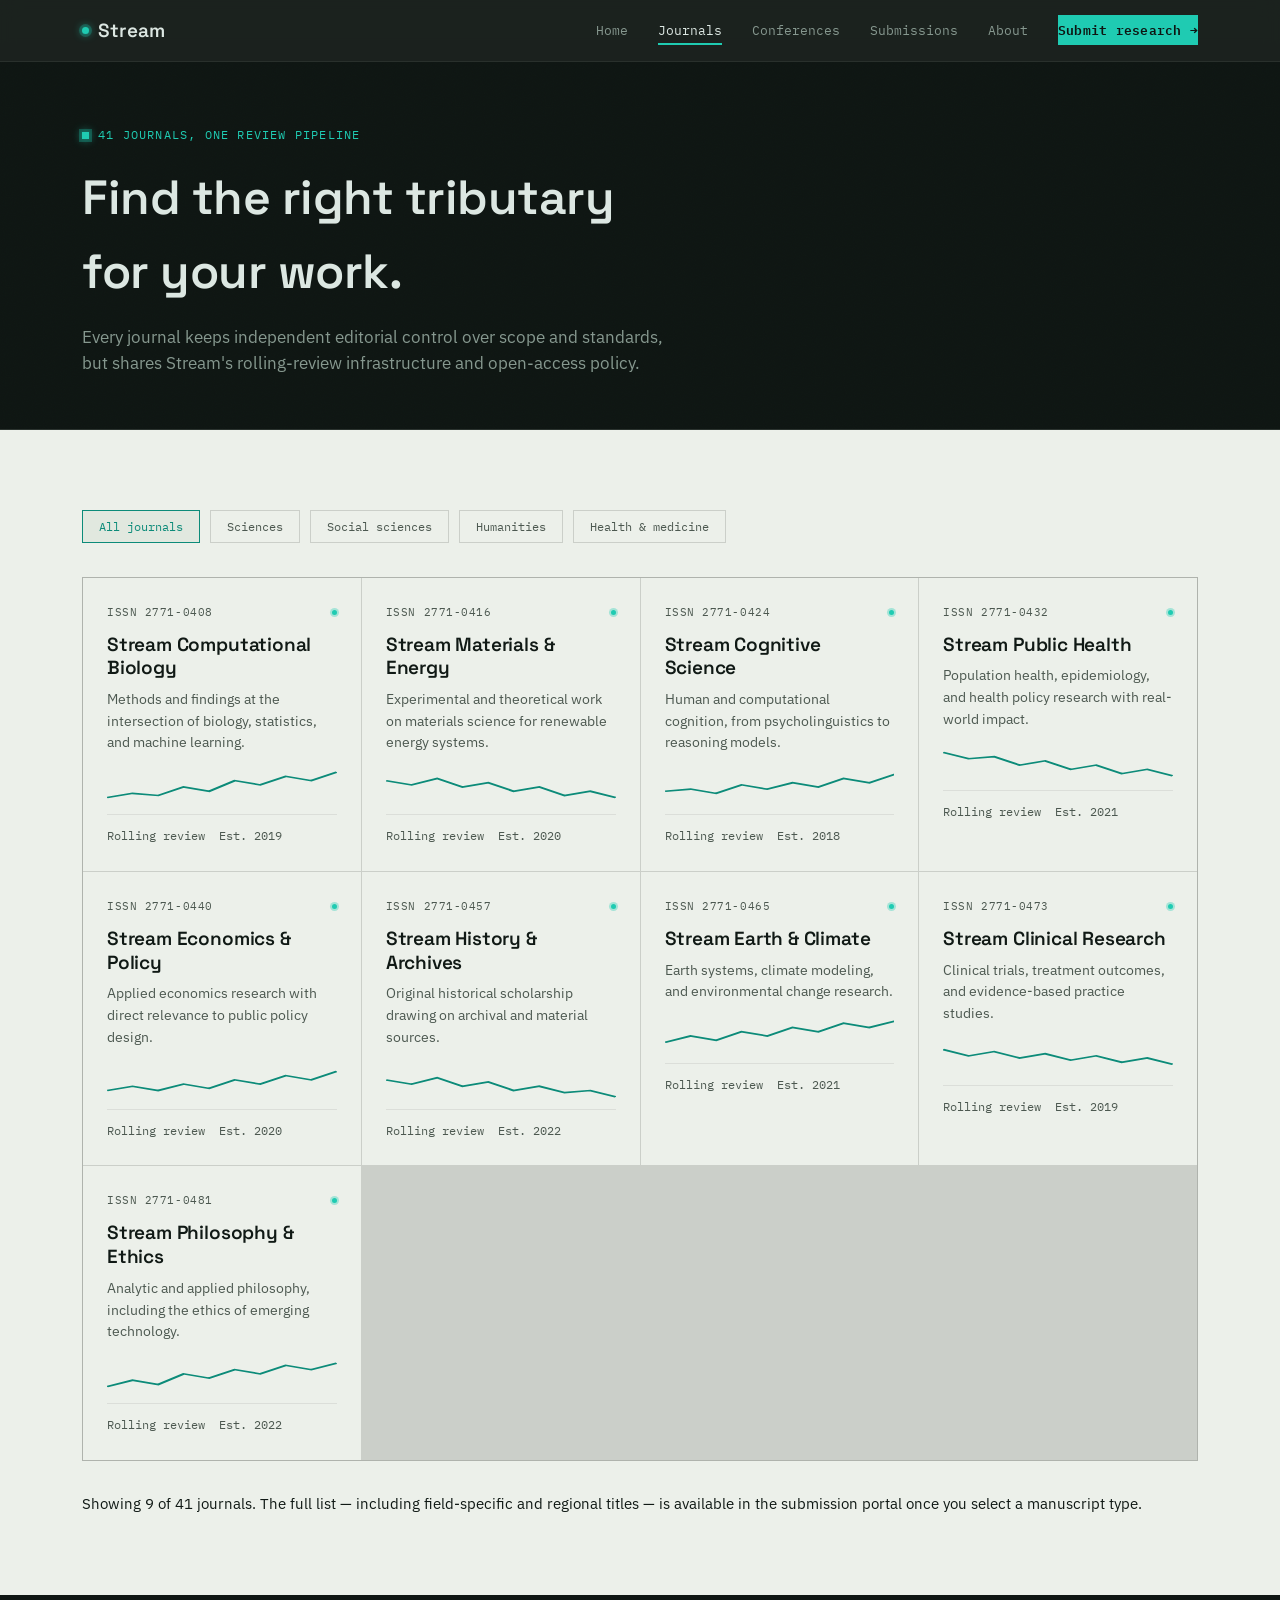
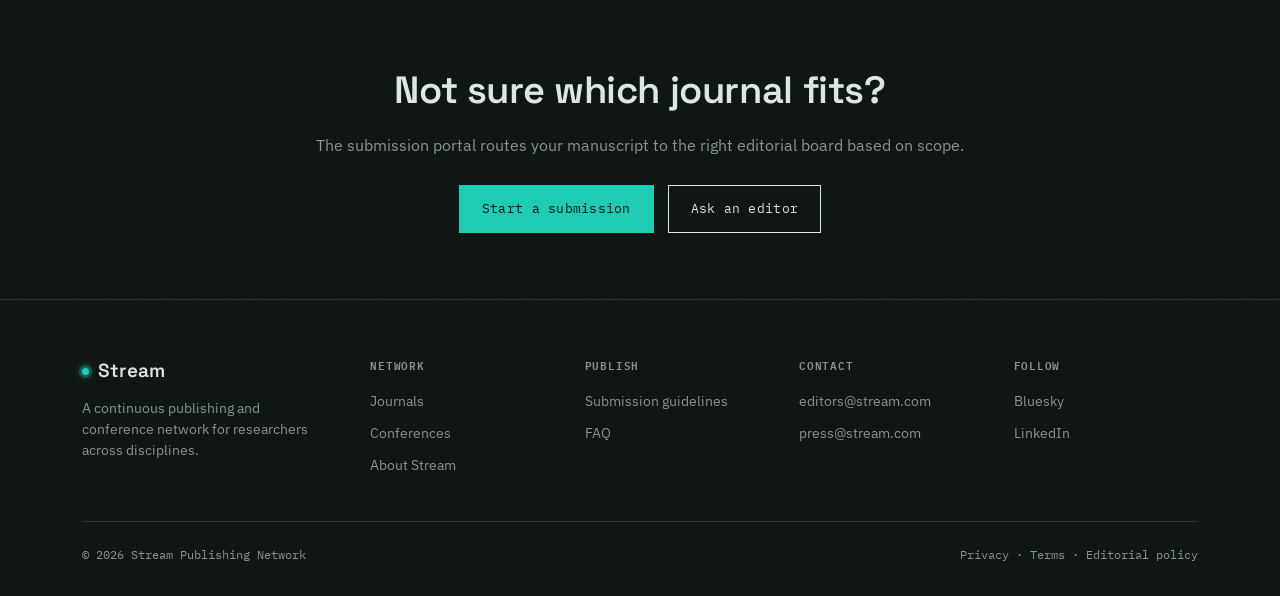
<file: journals.html>
<!DOCTYPE html>
<html lang="en">
<head>
<meta charset="UTF-8">
<meta name="viewport" content="width=device-width, initial-scale=1.0">
<title>Journals — Stream</title>
<meta name="description" content="Browse all 41 journals in the Stream network, across sciences, social sciences, and humanities.">
<link rel="stylesheet" href="style.css">
</head>
<body>

<header class="site-header">
  <nav class="nav">
    <a href="index.html" class="logo">
      <span class="live-dot"></span>Stream
    </a>
    <ul class="nav-links">
      <li><a href="index.html">Home</a></li>
      <li><a href="journals.html" class="active">Journals</a></li>
      <li><a href="conferences.html">Conferences</a></li>
      <li><a href="submissions.html">Submissions</a></li>
      <li><a href="about.html">About</a></li>
      <li><a href="submissions.html#submission-form" class="nav-cta">Submit research →</a></li>
    </ul>
    <button class="nav-toggle" aria-label="Toggle menu"><span></span><span></span><span></span></button>
  </nav>
</header>

<section class="page-hero">
  <div class="wrap">
    <div class="eyebrow">41 journals, one review pipeline</div>
    <h1>Find the right tributary<br>for your work.</h1>
    <p class="lede">Every journal keeps independent editorial control over scope and standards, but shares Stream's rolling-review infrastructure and open-access policy.</p>
  </div>
</section>

<section class="section" style="border-bottom:none;">
  <div class="wrap">
    <div class="filter-row">
      <button class="filter-pill active" data-filter="all">All journals</button>
      <button class="filter-pill" data-filter="sciences">Sciences</button>
      <button class="filter-pill" data-filter="social">Social sciences</button>
      <button class="filter-pill" data-filter="humanities">Humanities</button>
      <button class="filter-pill" data-filter="health">Health &amp; medicine</button>
    </div>

    <div class="tributaries">
      <div class="trib-card reveal" data-category="sciences">
        <div class="trib-code"><span>ISSN 2771-0408</span><span class="dot"></span></div>
        <h3>Stream Computational Biology</h3>
        <p>Methods and findings at the intersection of biology, statistics, and machine learning.</p>
        <svg class="trib-spark" viewBox="0 0 90 32" preserveAspectRatio="none" aria-hidden="true"><polyline points="0,26 10,22 20,24 30,16 40,20 50,10 60,14 70,6 80,10 90,2" fill="none" stroke="#0C8B79" stroke-width="1.5" pathLength="1"/></svg>
      <div class="trib-meta"><span>Rolling review</span><span>Est. 2019</span></div>
      </div>
      <div class="trib-card reveal" data-category="sciences">
        <div class="trib-code"><span>ISSN 2771-0416</span><span class="dot"></span></div>
        <h3>Stream Materials &amp; Energy</h3>
        <p>Experimental and theoretical work on materials science for renewable energy systems.</p>
        <svg class="trib-spark" viewBox="0 0 90 32" preserveAspectRatio="none" aria-hidden="true"><polyline points="0,10 10,14 20,8 30,16 40,12 50,20 60,16 70,24 80,20 90,26" fill="none" stroke="#0C8B79" stroke-width="1.5" pathLength="1"/></svg>
      <div class="trib-meta"><span>Rolling review</span><span>Est. 2020</span></div>
      </div>
      <div class="trib-card reveal" data-category="social">
        <div class="trib-code"><span>ISSN 2771-0424</span><span class="dot"></span></div>
        <h3>Stream Cognitive Science</h3>
        <p>Human and computational cognition, from psycholinguistics to reasoning models.</p>
        <svg class="trib-spark" viewBox="0 0 90 32" preserveAspectRatio="none" aria-hidden="true"><polyline points="0,20 10,18 20,22 30,14 40,18 50,12 60,16 70,8 80,12 90,4" fill="none" stroke="#0C8B79" stroke-width="1.5" pathLength="1"/></svg>
      <div class="trib-meta"><span>Rolling review</span><span>Est. 2018</span></div>
      </div>
      <div class="trib-card reveal" data-category="health">
        <div class="trib-code"><span>ISSN 2771-0432</span><span class="dot"></span></div>
        <h3>Stream Public Health</h3>
        <p>Population health, epidemiology, and health policy research with real-world impact.</p>
        <svg class="trib-spark" viewBox="0 0 90 32" preserveAspectRatio="none" aria-hidden="true"><polyline points="0,6 10,12 20,10 30,18 40,14 50,22 60,18 70,26 80,22 90,28" fill="none" stroke="#0C8B79" stroke-width="1.5" pathLength="1"/></svg>
      <div class="trib-meta"><span>Rolling review</span><span>Est. 2021</span></div>
      </div>
      <div class="trib-card reveal" data-category="social">
        <div class="trib-code"><span>ISSN 2771-0440</span><span class="dot"></span></div>
        <h3>Stream Economics &amp; Policy</h3>
        <p>Applied economics research with direct relevance to public policy design.</p>
        <svg class="trib-spark" viewBox="0 0 90 32" preserveAspectRatio="none" aria-hidden="true"><polyline points="0,24 10,20 20,24 30,18 40,22 50,14 60,18 70,10 80,14 90,6" fill="none" stroke="#0C8B79" stroke-width="1.5" pathLength="1"/></svg>
      <div class="trib-meta"><span>Rolling review</span><span>Est. 2020</span></div>
      </div>
      <div class="trib-card reveal" data-category="humanities">
        <div class="trib-code"><span>ISSN 2771-0457</span><span class="dot"></span></div>
        <h3>Stream History &amp; Archives</h3>
        <p>Original historical scholarship drawing on archival and material sources.</p>
        <svg class="trib-spark" viewBox="0 0 90 32" preserveAspectRatio="none" aria-hidden="true"><polyline points="0,14 10,18 20,12 30,20 40,16 50,24 60,20 70,26 80,24 90,30" fill="none" stroke="#0C8B79" stroke-width="1.5" pathLength="1"/></svg>
      <div class="trib-meta"><span>Rolling review</span><span>Est. 2022</span></div>
      </div>
      <div class="trib-card reveal" data-category="sciences">
        <div class="trib-code"><span>ISSN 2771-0465</span><span class="dot"></span></div>
        <h3>Stream Earth &amp; Climate</h3>
        <p>Earth systems, climate modeling, and environmental change research.</p>
        <svg class="trib-spark" viewBox="0 0 90 32" preserveAspectRatio="none" aria-hidden="true"><polyline points="0,22 10,16 20,20 30,12 40,16 50,8 60,12 70,4 80,8 90,2" fill="none" stroke="#0C8B79" stroke-width="1.5" pathLength="1"/></svg>
      <div class="trib-meta"><span>Rolling review</span><span>Est. 2021</span></div>
      </div>
      <div class="trib-card reveal" data-category="health">
        <div class="trib-code"><span>ISSN 2771-0473</span><span class="dot"></span></div>
        <h3>Stream Clinical Research</h3>
        <p>Clinical trials, treatment outcomes, and evidence-based practice studies.</p>
        <svg class="trib-spark" viewBox="0 0 90 32" preserveAspectRatio="none" aria-hidden="true"><polyline points="0,8 10,14 20,10 30,16 40,12 50,18 60,14 70,20 80,16 90,22" fill="none" stroke="#0C8B79" stroke-width="1.5" pathLength="1"/></svg>
      <div class="trib-meta"><span>Rolling review</span><span>Est. 2019</span></div>
      </div>
      <div class="trib-card reveal" data-category="humanities">
        <div class="trib-code"><span>ISSN 2771-0481</span><span class="dot"></span></div>
        <h3>Stream Philosophy &amp; Ethics</h3>
        <p>Analytic and applied philosophy, including the ethics of emerging technology.</p>
        <svg class="trib-spark" viewBox="0 0 90 32" preserveAspectRatio="none" aria-hidden="true"><polyline points="0,26 10,20 20,24 30,14 40,18 50,10 60,14 70,6 80,10 90,4" fill="none" stroke="#0C8B79" stroke-width="1.5" pathLength="1"/></svg>
      <div class="trib-meta"><span>Rolling review</span><span>Est. 2022</span></div>
      </div>
    </div>

    <p style="margin-top:32px;color:var(--ink-soft);font-size:14.5px;">Showing 9 of 41 journals. The full list — including field-specific and regional titles — is available in the submission portal once you select a manuscript type.</p>
  </div>
</section>

<section class="cta-banner">
  <div class="wrap">
    <h2>Not sure which journal fits?</h2>
    <p>The submission portal routes your manuscript to the right editorial board based on scope.</p>
    <div class="hero-actions">
      <a href="submissions.html" class="btn btn-primary">Start a submission</a>
      <a href="mailto:editors@stream.com" class="btn btn-ghost">Ask an editor</a>
    </div>
  </div>
</section>

<footer class="site-footer">
  <div class="wrap">
    <div class="footer-top">
      <div class="footer-brand">
        <a href="index.html" class="logo">
          <span class="live-dot"></span>Stream
        </a>
        <p>A continuous publishing and conference network for researchers across disciplines.</p>
      </div>
      <div class="footer-col">
        <h4>Network</h4>
        <a href="journals.html">Journals</a>
        <a href="conferences.html">Conferences</a>
        <a href="about.html">About Stream</a>
      </div>
      <div class="footer-col">
        <h4>Publish</h4>
        <a href="submissions.html">Submission guidelines</a>
        <a href="submissions.html#faq">FAQ</a>
      </div>
      <div class="footer-col">
        <h4>Contact</h4>
        <a href="mailto:editors@stream.com">editors@stream.com</a>
        <a href="mailto:press@stream.com">press@stream.com</a>
      </div>
      <div class="footer-col">
        <h4>Follow</h4>
        <a href="#">Bluesky</a>
        <a href="#">LinkedIn</a>
      </div>
    </div>
    <div class="footer-bottom">
      <span>© 2026 Stream Publishing Network</span>
      <span>Privacy · Terms · Editorial policy</span>
    </div>
  </div>
</footer>

<script src="main.js"></script>
</body>
</html>
</file>
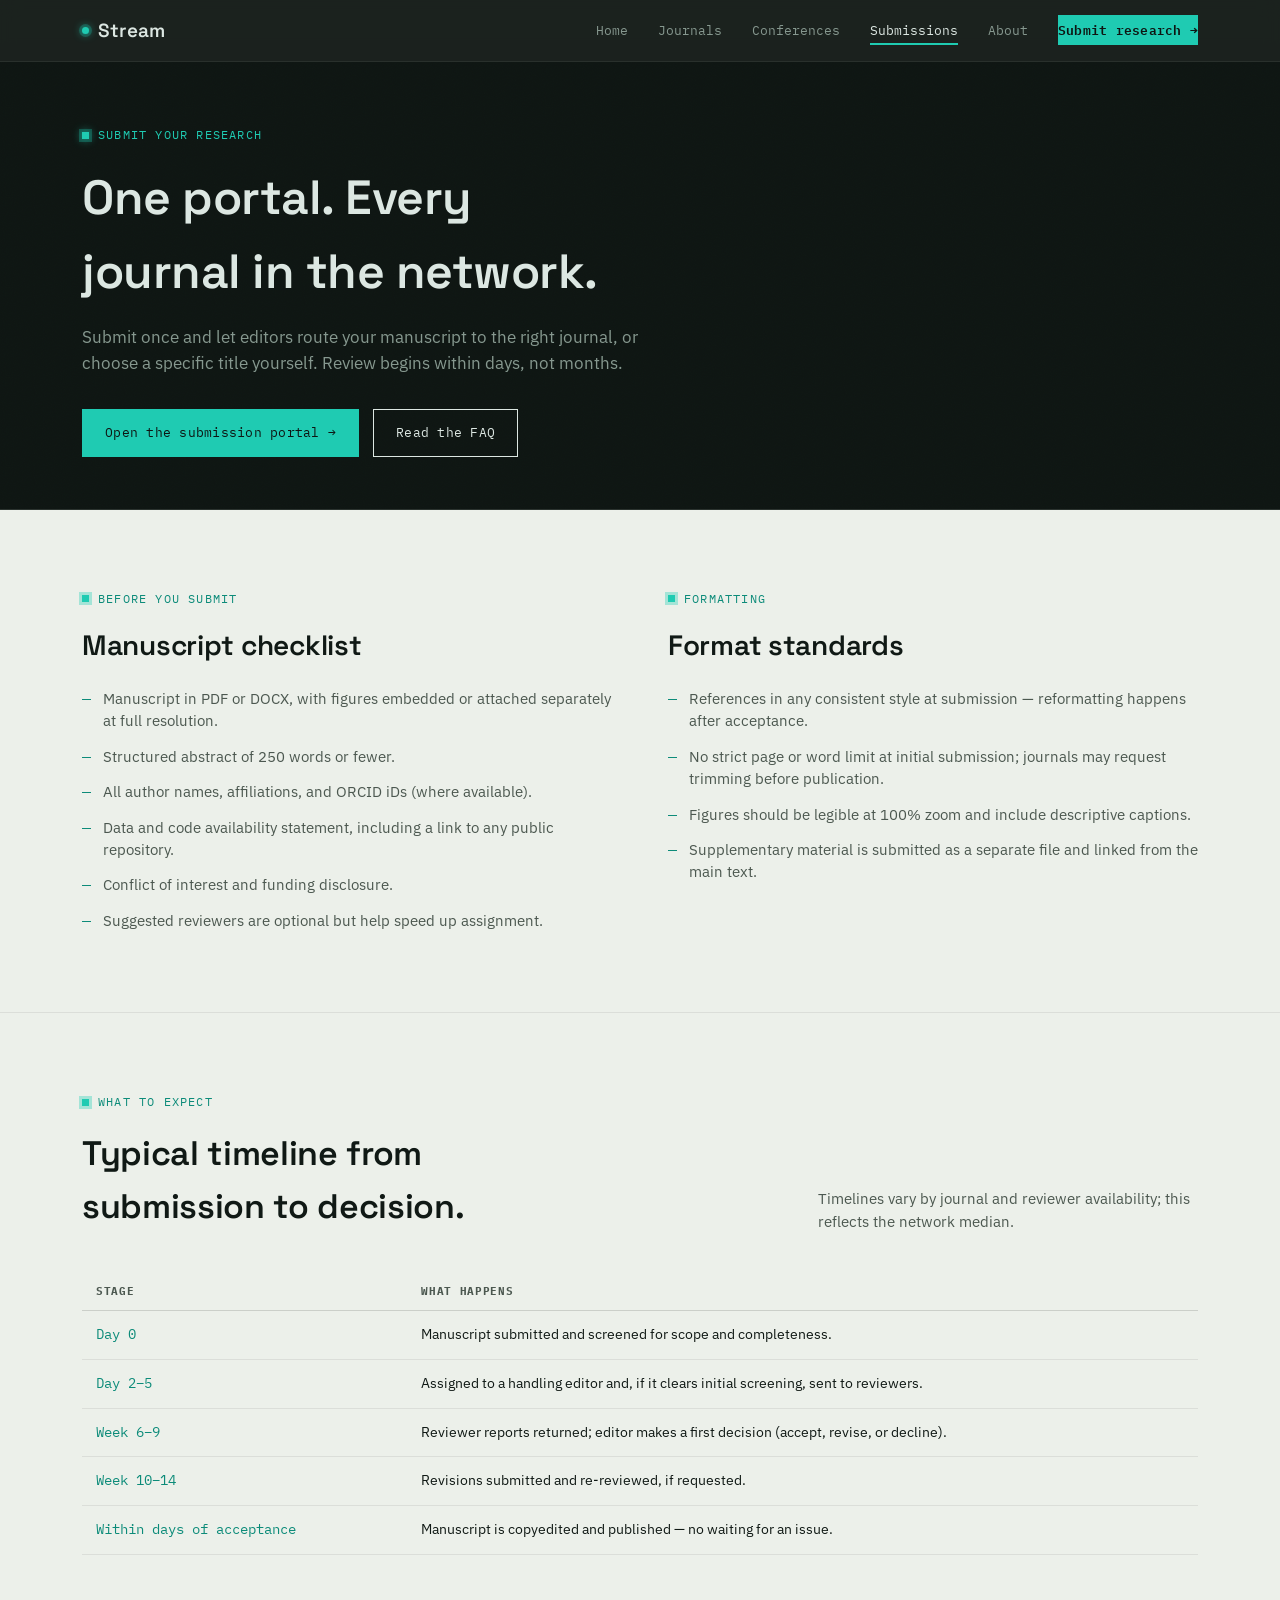
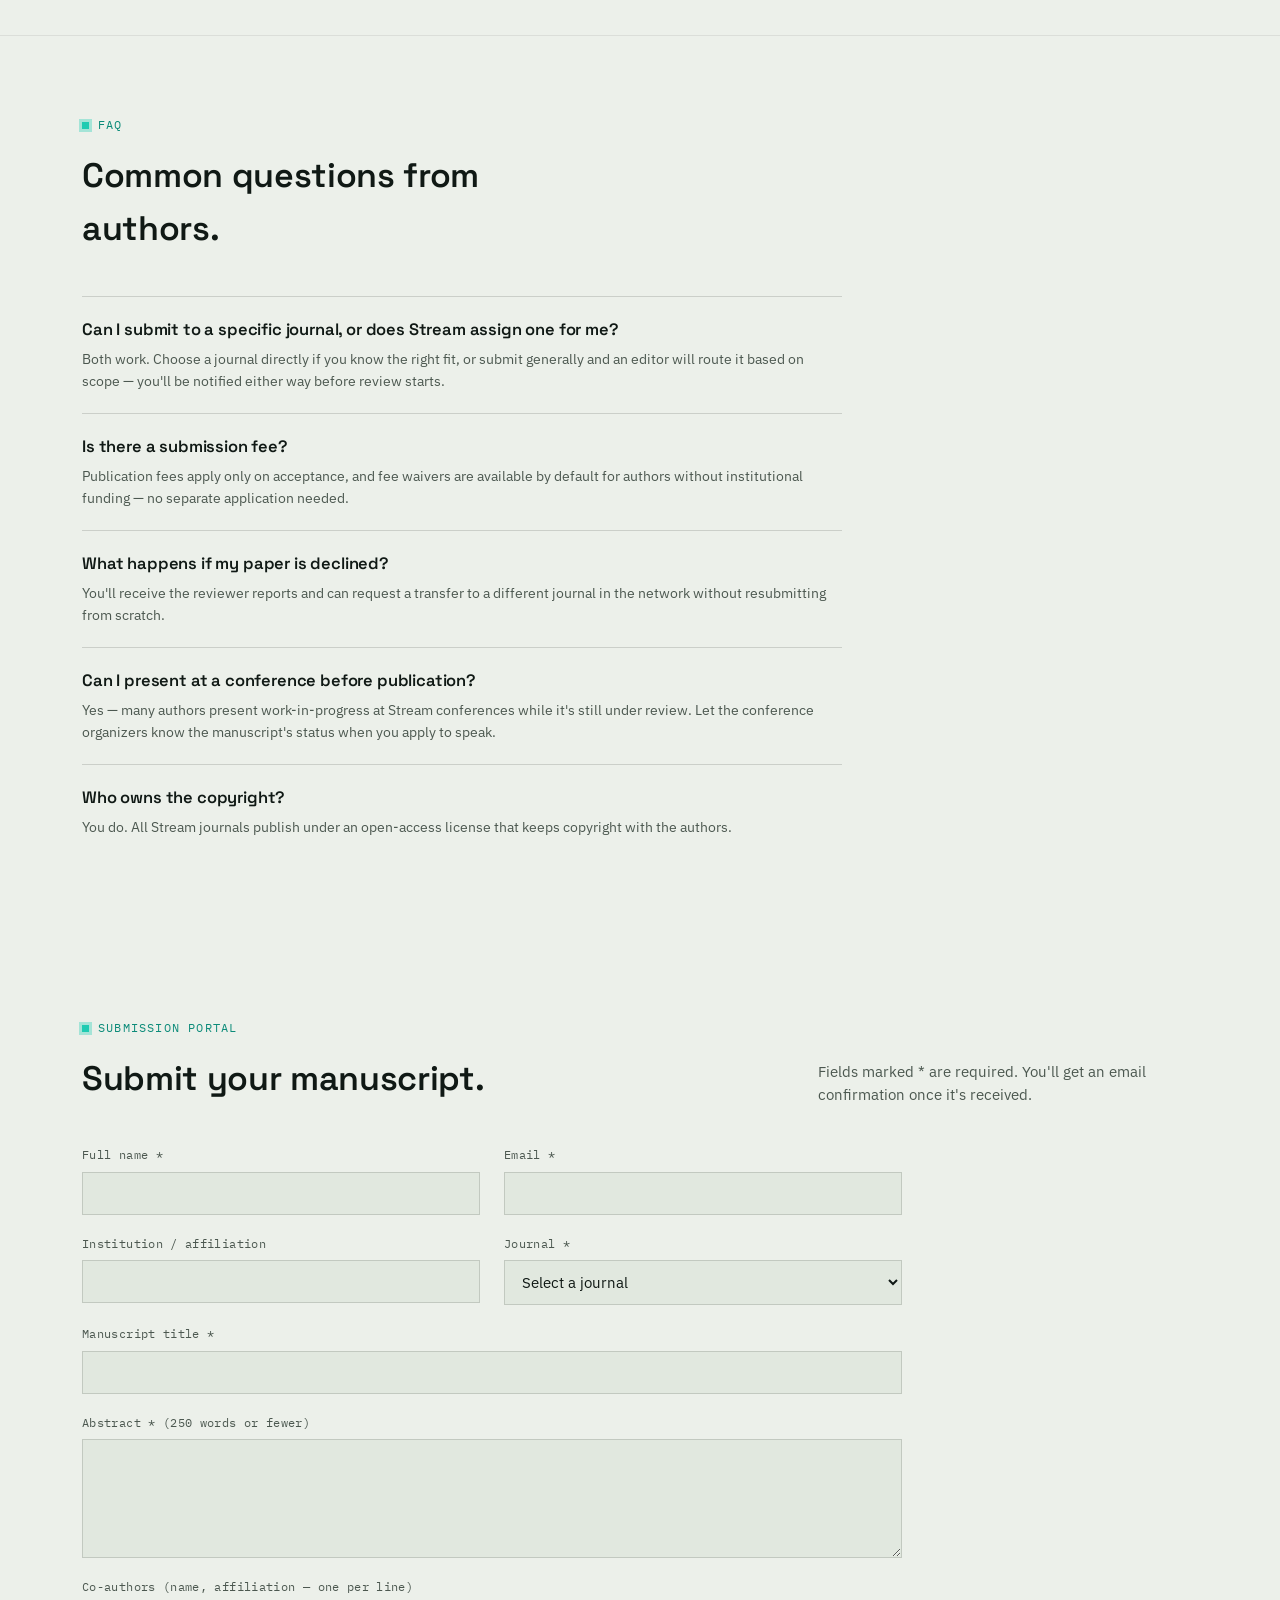
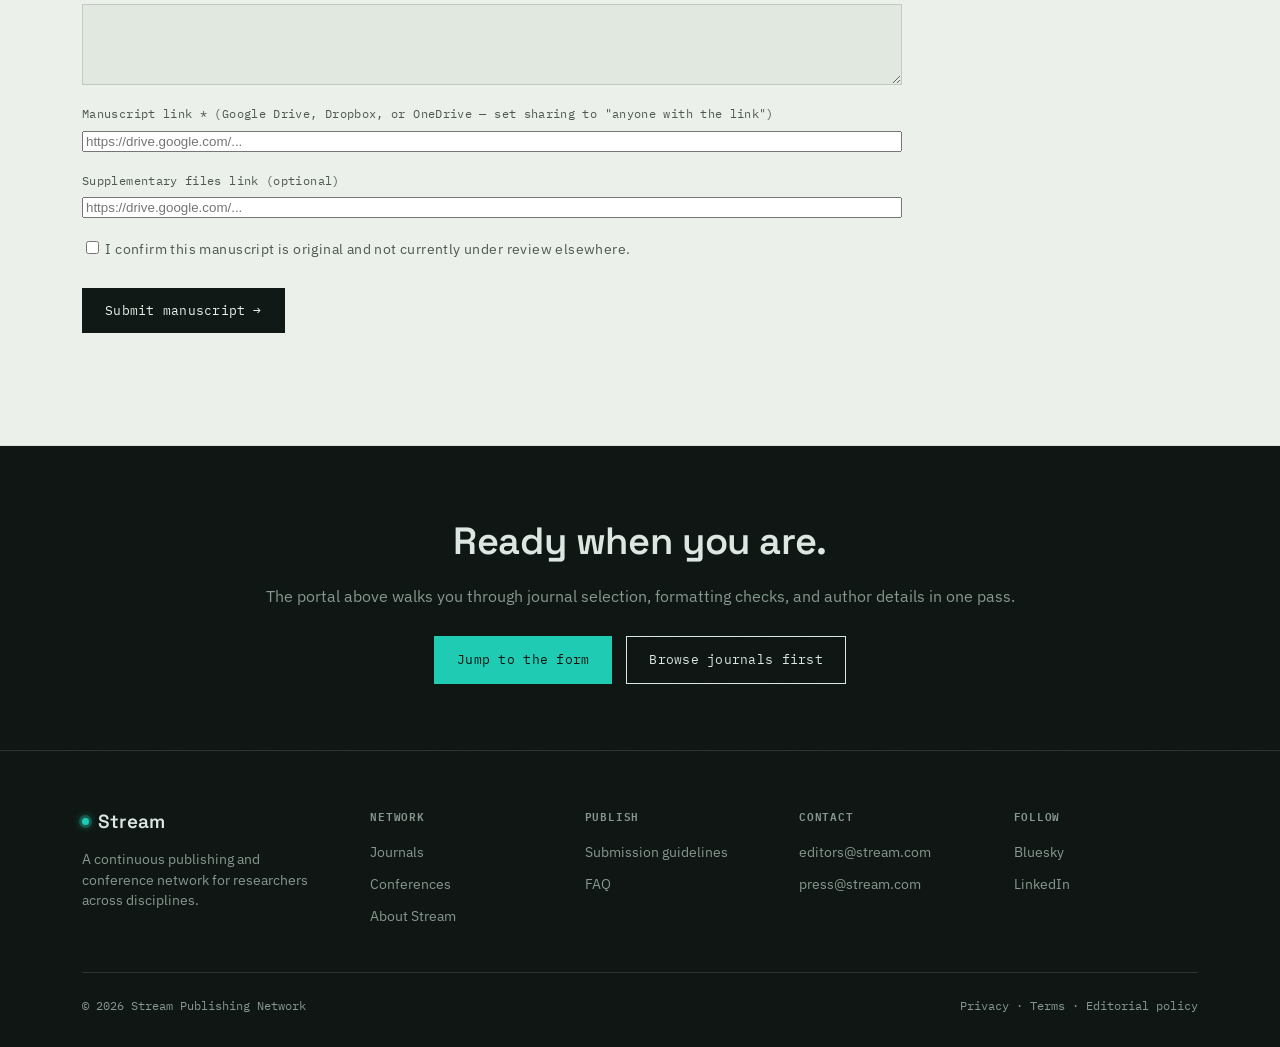
<file: submissions.html>
<!DOCTYPE html>
<html lang="en">
<head>
<meta charset="UTF-8">
<meta name="viewport" content="width=device-width, initial-scale=1.0">
<title>Submissions — Stream</title>
<meta name="description" content="How to submit your manuscript to a Stream journal — guidelines, timeline, and frequently asked questions.">
<link rel="stylesheet" href="style.css">
</head>
<body>

<header class="site-header">
  <nav class="nav">
    <a href="index.html" class="logo">
      <span class="live-dot"></span>Stream
    </a>
    <ul class="nav-links">
      <li><a href="index.html">Home</a></li>
      <li><a href="journals.html">Journals</a></li>
      <li><a href="conferences.html">Conferences</a></li>
      <li><a href="submissions.html" class="active">Submissions</a></li>
      <li><a href="about.html">About</a></li>
      <li><a href="submissions.html#submission-form" class="nav-cta">Submit research →</a></li>
    </ul>
    <button class="nav-toggle" aria-label="Toggle menu"><span></span><span></span><span></span></button>
  </nav>
</header>

<section class="page-hero">
  <div class="wrap">
    <div class="eyebrow">Submit your research</div>
    <h1>One portal. Every<br>journal in the network.</h1>
    <p class="lede">Submit once and let editors route your manuscript to the right journal, or choose a specific title yourself. Review begins within days, not months.</p>
    <div class="hero-actions">
      <a href="#submission-form" class="btn btn-primary">Open the submission portal <span class="btn-arrow">→</span></a>
      <a href="#faq" class="btn btn-ghost">Read the FAQ</a>
    </div>
  </div>
</section>

<section class="section">
  <div class="wrap two-col">
    <div class="reveal">
      <div class="eyebrow">Before you submit</div>
      <h2 style="font-size:28px;margin-bottom:20px;">Manuscript checklist</h2>
      <ul class="checklist">
        <li>Manuscript in PDF or DOCX, with figures embedded or attached separately at full resolution.</li>
        <li>Structured abstract of 250 words or fewer.</li>
        <li>All author names, affiliations, and ORCID iDs (where available).</li>
        <li>Data and code availability statement, including a link to any public repository.</li>
        <li>Conflict of interest and funding disclosure.</li>
        <li>Suggested reviewers are optional but help speed up assignment.</li>
      </ul>
    </div>
    <div class="reveal">
      <div class="eyebrow">Formatting</div>
      <h2 style="font-size:28px;margin-bottom:20px;">Format standards</h2>
      <ul class="checklist">
        <li>References in any consistent style at submission — reformatting happens after acceptance.</li>
        <li>No strict page or word limit at initial submission; journals may request trimming before publication.</li>
        <li>Figures should be legible at 100% zoom and include descriptive captions.</li>
        <li>Supplementary material is submitted as a separate file and linked from the main text.</li>
      </ul>
    </div>
  </div>
</section>

<section class="section">
  <div class="wrap">
    <div class="section-head">
      <div>
        <div class="eyebrow">What to expect</div>
        <h2 class="reveal">Typical timeline from submission to decision.</h2>
      </div>
      <p class="reveal">Timelines vary by journal and reviewer availability; this reflects the network median.</p>
    </div>
    <table class="timeline reveal">
      <thead>
        <tr><th>Stage</th><th>What happens</th></tr>
      </thead>
      <tbody>
        <tr><td>Day 0</td><td>Manuscript submitted and screened for scope and completeness.</td></tr>
        <tr><td>Day 2–5</td><td>Assigned to a handling editor and, if it clears initial screening, sent to reviewers.</td></tr>
        <tr><td>Week 6–9</td><td>Reviewer reports returned; editor makes a first decision (accept, revise, or decline).</td></tr>
        <tr><td>Week 10–14</td><td>Revisions submitted and re-reviewed, if requested.</td></tr>
        <tr><td>Within days of acceptance</td><td>Manuscript is copyedited and published — no waiting for an issue.</td></tr>
      </tbody>
    </table>
  </div>
</section>

<section class="section" id="faq" style="border-bottom:none;">
  <div class="wrap">
    <div class="section-head">
      <div>
        <div class="eyebrow">FAQ</div>
        <h2 class="reveal">Common questions from authors.</h2>
      </div>
    </div>
    <div style="max-width:760px;">
      <div class="faq-item reveal">
        <h3>Can I submit to a specific journal, or does Stream assign one for me?</h3>
        <p>Both work. Choose a journal directly if you know the right fit, or submit generally and an editor will route it based on scope — you'll be notified either way before review starts.</p>
      </div>
      <div class="faq-item reveal">
        <h3>Is there a submission fee?</h3>
        <p>Publication fees apply only on acceptance, and fee waivers are available by default for authors without institutional funding — no separate application needed.</p>
      </div>
      <div class="faq-item reveal">
        <h3>What happens if my paper is declined?</h3>
        <p>You'll receive the reviewer reports and can request a transfer to a different journal in the network without resubmitting from scratch.</p>
      </div>
      <div class="faq-item reveal">
        <h3>Can I present at a conference before publication?</h3>
        <p>Yes — many authors present work-in-progress at Stream conferences while it's still under review. Let the conference organizers know the manuscript's status when you apply to speak.</p>
      </div>
      <div class="faq-item reveal">
        <h3>Who owns the copyright?</h3>
        <p>You do. All Stream journals publish under an open-access license that keeps copyright with the authors.</p>
      </div>
    </div>
  </div>
</section>

<section class="section" id="submission-form">
  <div class="wrap">
    <div class="section-head">
      <div>
        <div class="eyebrow">Submission portal</div>
        <h2 class="reveal">Submit your manuscript.</h2>
      </div>
      <p class="reveal">Fields marked * are required. You'll get an email confirmation once it's received.</p>
    </div>

    <form id="stream-submit-form" class="submit-form reveal" action="https://formspree.io/f/xojgqwvp" method="POST">
      <div class="form-grid">
        <div class="field">
          <label for="name">Full name *</label>
          <input type="text" id="name" name="name" required>
        </div>
        <div class="field">
          <label for="email">Email *</label>
          <input type="email" id="email" name="email" required>
        </div>
        <div class="field">
          <label for="affiliation">Institution / affiliation</label>
          <input type="text" id="affiliation" name="affiliation">
        </div>
        <div class="field">
          <label for="journal">Journal *</label>
          <select id="journal" name="journal" required>
            <option value="">Select a journal</option>
            <option value="Stream: Systems & Signals">Stream: Systems &amp; Signals</option>
            <option value="Stream: Earth & Flow">Stream: Earth &amp; Flow</option>
            <option value="Stream: Living Systems">Stream: Living Systems</option>
            <option value="Not sure — please route">Not sure — please route</option>
          </select>
        </div>
        <div class="field field-wide">
          <label for="title">Manuscript title *</label>
          <input type="text" id="title" name="title" required>
        </div>
        <div class="field field-wide">
          <label for="abstract">Abstract * (250 words or fewer)</label>
          <textarea id="abstract" name="abstract" rows="5" required></textarea>
        </div>
        <div class="field field-wide">
          <label for="coauthors">Co-authors (name, affiliation — one per line)</label>
          <textarea id="coauthors" name="coauthors" rows="3"></textarea>
        </div>
        <div class="field field-wide">
          <label for="manuscript">Manuscript link * (Google Drive, Dropbox, or OneDrive — set sharing to "anyone with the link")</label>
          <input type="url" id="manuscript" name="manuscript_link" placeholder="https://drive.google.com/..." required>
        </div>
        <div class="field field-wide">
          <label for="supplementary">Supplementary files link (optional)</label>
          <input type="url" id="supplementary" name="supplementary_link" placeholder="https://drive.google.com/...">
        </div>
        <div class="field field-wide checkbox-field">
          <label><input type="checkbox" name="confirm" required> I confirm this manuscript is original and not currently under review elsewhere.</label>
        </div>
      </div>

      <input type="hidden" name="_subject" value="New Stream manuscript submission">
      <button type="submit" class="btn btn-primary" id="submit-btn">Submit manuscript <span class="btn-arrow">→</span></button>
      <p id="form-status" class="form-status" role="status" aria-live="polite"></p>
    </form>
  </div>
</section>

<section class="cta-banner">
  <div class="wrap">
    <h2>Ready when you are.</h2>
    <p>The portal above walks you through journal selection, formatting checks, and author details in one pass.</p>
    <div class="hero-actions">
      <a href="#submission-form" class="btn btn-primary">Jump to the form</a>
      <a href="journals.html" class="btn btn-ghost">Browse journals first</a>
    </div>
  </div>
</section>

<footer class="site-footer">
  <div class="wrap">
    <div class="footer-top">
      <div class="footer-brand">
        <a href="index.html" class="logo">
          <span class="live-dot"></span>Stream
        </a>
        <p>A continuous publishing and conference network for researchers across disciplines.</p>
      </div>
      <div class="footer-col">
        <h4>Network</h4>
        <a href="journals.html">Journals</a>
        <a href="conferences.html">Conferences</a>
        <a href="about.html">About Stream</a>
      </div>
      <div class="footer-col">
        <h4>Publish</h4>
        <a href="submissions.html">Submission guidelines</a>
        <a href="submissions.html#faq">FAQ</a>
      </div>
      <div class="footer-col">
        <h4>Contact</h4>
        <a href="mailto:editors@stream.com">editors@stream.com</a>
        <a href="mailto:press@stream.com">press@stream.com</a>
      </div>
      <div class="footer-col">
        <h4>Follow</h4>
        <a href="#">Bluesky</a>
        <a href="#">LinkedIn</a>
      </div>
    </div>
    <div class="footer-bottom">
      <span>© 2026 Stream Publishing Network</span>
      <span>Privacy · Terms · Editorial policy</span>
    </div>
  </div>
</footer>

<script src="main.js"></script>
</body>
</html>
</file>
<file: style.css>
/* =========================================================
   STREAM — design tokens
   Concept: the visual language of a stream-gauge / hydrology
   instrument network, not an editorial journal. Dark instrument
   panel for chrome + data, pale "chart paper" for reading sections.
   ========================================================= */
@import url('https://fonts.googleapis.com/css2?family=Space+Grotesk:wght@400;500;600;700&family=IBM+Plex+Sans:wght@400;500;600&family=IBM+Plex+Mono:wght@400;500;600&display=swap');

:root{
  --ink: #0E1512;
  --ink-raised: #161F1B;
  --ink-line: rgba(220,231,227,0.14);
  --ink-line-soft: rgba(220,231,227,0.07);
  --on-dark: #DCE7E2;
  --on-dark-soft: #86988F;

  --paper: #ECF0EA;
  --paper-raised: #E1E8DF;
  --line: rgba(14,21,18,0.15);
  --line-soft: rgba(14,21,18,0.08);
  --text: #101915;
  --text-soft: #4C5850;

  --flow: #1FCBB2;
  --flow-deep: #0C8B79;
  --flow-glow: rgba(31,203,178,0.35);
  --amber: #FFB238;
  --alert: #FF6B4A;

  --display: 'Space Grotesk', 'Arial Narrow', sans-serif;
  --body: 'IBM Plex Sans', -apple-system, BlinkMacSystemFont, sans-serif;
  --mono: 'IBM Plex Mono', ui-monospace, monospace;

  --max: 1180px;
}

*{box-sizing:border-box;}
html{scroll-behavior:smooth;}
body{
  margin:0;
  background:var(--paper);
  color:var(--text);
  font-family:var(--body);
  font-size:16px;
  line-height:1.55;
  -webkit-font-smoothing:antialiased;
}
img{max-width:100%;display:block;}
a{color:inherit;text-decoration:none;}
ul{margin:0;padding:0;list-style:none;}
h1,h2,h3,h4{font-family:var(--display);font-weight:600;margin:0;letter-spacing:-.01em;}
p{margin:0;}

.wrap{max-width:var(--max);margin:0 auto;padding:0 32px;}
@media (max-width:640px){.wrap{padding:0 20px;}}

/* -------------------- eyebrow / station label -------------------- */
.eyebrow{
  display:flex;align-items:center;gap:9px;
  font-family:var(--mono);font-size:12px;letter-spacing:.1em;text-transform:uppercase;
  color:var(--flow-deep);margin-bottom:16px;
}
.eyebrow::before{
  content:"";width:7px;height:7px;flex-shrink:0;
  background:var(--flow);
  box-shadow:0 0 0 3px var(--flow-glow);
}
.hero .eyebrow, .page-hero .eyebrow{color:var(--flow);}
.hero .eyebrow::before, .page-hero .eyebrow::before{box-shadow:0 0 0 3px rgba(31,203,178,.28), 0 0 10px var(--flow);}

/* -------------------- header / nav (permanent instrument bar) -------------------- */
.site-header{
  position:sticky;top:0;z-index:50;
  background:rgba(14,21,18,0.94);
  backdrop-filter:blur(10px);
  border-bottom:1px solid var(--ink-line-soft);
}
.nav{
  display:flex;align-items:center;justify-content:space-between;
  padding:16px 32px;max-width:var(--max);margin:0 auto;
}
.logo{
  font-family:var(--display);font-size:19px;font-weight:600;letter-spacing:.01em;
  display:flex;align-items:center;gap:9px;color:var(--on-dark);
}
.logo .live-dot{
  width:7px;height:7px;border-radius:50%;background:var(--flow);
  box-shadow:0 0 0 3px rgba(31,203,178,.25),0 0 8px var(--flow);
  animation:pulse 2.4s ease-in-out infinite;flex-shrink:0;
}
.logo svg{display:none;}
@keyframes pulse{0%,100%{opacity:1;}50%{opacity:.35;}}
.nav-links{display:flex;align-items:center;gap:30px;font-family:var(--mono);font-size:13px;}
.nav-links a{position:relative;padding:4px 0;color:var(--on-dark-soft);transition:color .2s ease;}
.nav-links a:hover, .nav-links a.active{color:var(--on-dark);}
.nav-links a.active::after{content:"";position:absolute;left:0;right:0;bottom:-2px;height:2px;background:var(--flow);}
.nav-cta{
  background:var(--flow);color:var(--ink) !important;padding:9px 16px;
  font-size:12.5px;letter-spacing:.02em;font-weight:600;
  transition:background .2s ease, transform .2s ease;
}
.nav-cta:hover{background:var(--on-dark);transform:translateY(-1px);}
.nav-toggle{display:none;background:none;border:0;cursor:pointer;padding:6px;}
.nav-toggle span{display:block;width:22px;height:2px;background:var(--on-dark);margin:5px 0;transition:.2s;}

@media (max-width:860px){
  .nav-links{
    position:fixed;inset:0 0 auto auto;top:57px;right:0;
    background:var(--ink-raised);flex-direction:column;align-items:flex-start;
    width:min(78vw,320px);height:calc(100vh - 57px);padding:30px 28px;gap:22px;
    border-left:1px solid var(--ink-line);
    transform:translateX(100%);transition:transform .3s ease;
  }
  .nav-links.open{transform:translateX(0);}
  .nav-toggle{display:block;}
  .nav-cta{margin-top:6px;}
}

/* -------------------- buttons -------------------- */
.btn{
  display:inline-flex;align-items:center;gap:8px;font-family:var(--mono);font-size:13px;
  letter-spacing:.02em;padding:13px 22px;border:1px solid var(--text);cursor:pointer;
  transition:all .2s ease;
}
.btn-primary{background:var(--text);color:var(--paper);}
.btn-primary:hover{background:var(--flow-deep);border-color:var(--flow-deep);color:#fff;transform:translateY(-1px);}
.btn-ghost{background:transparent;color:var(--text);}
.btn-ghost:hover{background:var(--text);color:var(--paper);}
.btn-arrow{transition:transform .2s ease;}
.btn:hover .btn-arrow{transform:translateX(3px);}

.hero .btn, .page-hero .btn, .cta-banner .btn{border-color:var(--on-dark);color:var(--on-dark);}
.hero .btn-primary, .page-hero .btn-primary, .cta-banner .btn-primary{background:var(--flow);border-color:var(--flow);color:var(--ink);}
.hero .btn-primary:hover, .page-hero .btn-primary:hover, .cta-banner .btn-primary:hover{background:var(--on-dark);border-color:var(--on-dark);}
.hero .btn-ghost:hover, .page-hero .btn-ghost:hover, .cta-banner .btn-ghost:hover{background:var(--on-dark);color:var(--ink);}

/* -------------------- hero: instrument panel + hydrograph -------------------- */
.hero{
  position:relative;overflow:hidden;padding:88px 0 0;
  background:var(--ink);color:var(--on-dark);
  border-bottom:1px solid var(--ink-line);
}
.hero-grid{display:grid;grid-template-columns:1.1fr .9fr;gap:20px;align-items:end;}
.hero-inner{position:relative;z-index:1;padding-bottom:56px;}
.hero h1{font-size:clamp(36px,5.2vw,58px);line-height:1.04;color:var(--on-dark);}
.hero h1 em{color:var(--flow);font-style:normal;}
.hero p.lede{font-size:17.5px;color:var(--on-dark-soft);max-width:480px;margin-top:20px;font-family:var(--body);}
.hero-actions{display:flex;gap:14px;margin-top:32px;flex-wrap:wrap;}

.gauge-panel{
  position:relative;border:1px solid var(--ink-line);background:var(--ink-raised);
  padding:20px 22px 0;align-self:end;
}
.gauge-head{display:flex;justify-content:space-between;align-items:baseline;font-family:var(--mono);font-size:11px;letter-spacing:.06em;color:var(--on-dark-soft);text-transform:uppercase;padding-bottom:14px;border-bottom:1px solid var(--ink-line-soft);}
.gauge-head b{color:var(--flow);font-weight:600;}
.gauge-svg{width:100%;height:auto;display:block;}
.gauge-foot{display:flex;justify-content:space-between;font-family:var(--mono);font-size:11px;color:var(--on-dark-soft);padding:12px 0 18px;}
.gauge-foot .reading{color:var(--flow);font-size:20px;font-weight:600;font-family:var(--display);}

.page-hero{padding:64px 0 52px;background:var(--ink);color:var(--on-dark);border-bottom:1px solid var(--ink-line);}
.page-hero h1{font-size:clamp(32px,4.6vw,48px);color:var(--on-dark);}
.page-hero p.lede{font-size:17px;color:var(--on-dark-soft);max-width:600px;margin-top:14px;font-family:var(--body);}

/* -------------------- confluence stat strip (dark readout) -------------------- */
.confluence{background:var(--ink-raised);border-bottom:1px solid var(--ink-line);}
.confluence .wrap{display:grid;grid-template-columns:repeat(4,1fr);padding:26px 32px;}
.confluence-item{padding:0 24px;border-left:1px solid var(--ink-line);}
.confluence-item:first-child{border-left:none;padding-left:0;}
.confluence-num{font-family:var(--display);font-size:28px;color:var(--flow);text-shadow:0 0 18px rgba(31,203,178,.3);}
.confluence-label{font-family:var(--mono);font-size:11px;letter-spacing:.07em;text-transform:uppercase;color:var(--on-dark-soft);margin-top:5px;}
@media (max-width:760px){.confluence .wrap{grid-template-columns:repeat(2,1fr);gap:22px 0;}.confluence-item{border-left:none;padding-left:0;}}

/* -------------------- section rhythm -------------------- */
.section{padding:80px 0;border-bottom:1px solid var(--line-soft);}
.section-head{display:flex;justify-content:space-between;align-items:flex-end;gap:20px;margin-bottom:40px;flex-wrap:wrap;}
.section-head h2{font-size:clamp(26px,3.4vw,34px);max-width:520px;}
.section-head p{color:var(--text-soft);max-width:380px;font-size:14.5px;}

/* -------------------- tributary / journal cards (gauge station plaques) -------------------- */
.tributaries{display:grid;grid-template-columns:repeat(auto-fit,minmax(258px,1fr));gap:1px;background:var(--line);border:1px solid var(--line);}
.trib-card{background:var(--paper);padding:26px 24px;transition:background .2s ease;}
.trib-card:hover{background:var(--paper-raised);}
.trib-code{font-family:var(--mono);font-size:11px;color:var(--text-soft);letter-spacing:.05em;display:flex;justify-content:space-between;align-items:center;}
.trib-code .dot{width:5px;height:5px;background:var(--flow);border-radius:50%;box-shadow:0 0 0 2px var(--flow-glow);}
.trib-card h3{font-size:19px;margin-top:12px;line-height:1.25;}
.trib-card p{color:var(--text-soft);font-size:14px;margin-top:9px;}
.trib-spark{width:100%;height:34px;margin-top:16px;display:block;}
.trib-meta{margin-top:10px;font-family:var(--mono);font-size:11.5px;color:var(--text-soft);display:flex;gap:14px;border-top:1px solid var(--line-soft);padding-top:12px;}

/* -------------------- conference stops (gauge network route) -------------------- */
.river-map{position:relative;padding-left:30px;border-left:2px solid var(--line);background-image:repeating-linear-gradient(to bottom, var(--line) 0 1px, transparent 1px 24px);background-position:-2px 0;background-size:2px 100%;background-repeat:repeat-y;}
.stop{position:relative;padding-bottom:42px;}
.stop:last-child{padding-bottom:0;}
.stop::before{
  content:"";position:absolute;left:-37px;top:4px;width:10px;height:10px;
  background:var(--paper);border:2px solid var(--flow-deep);
}
.stop-date{font-family:var(--mono);font-size:12px;color:var(--flow-deep);letter-spacing:.04em;}
.stop h3{font-size:21px;margin-top:7px;}
.stop p{color:var(--text-soft);margin-top:8px;font-size:14.5px;max-width:560px;}
.stop-loc{font-family:var(--mono);font-size:12px;color:var(--text-soft);margin-top:10px;display:block;}

/* -------------------- process -------------------- */
.process{display:grid;grid-template-columns:repeat(4,1fr);gap:26px;}
.process-step{border-top:2px solid var(--text);padding-top:16px;}
.process-num{font-family:var(--mono);font-size:11px;color:var(--flow-deep);}
.process-step h3{font-size:18px;margin-top:9px;}
.process-step p{font-size:13.5px;color:var(--text-soft);margin-top:7px;}
@media (max-width:860px){.process{grid-template-columns:repeat(2,1fr);}}
@media (max-width:520px){.process{grid-template-columns:1fr;}}

/* -------------------- dispatches -------------------- */
.dispatches{display:grid;grid-template-columns:repeat(3,1fr);gap:1px;background:var(--line);border:1px solid var(--line);}
.dispatch{background:var(--paper);padding:28px 24px;}
.dispatch blockquote{font-family:var(--display);font-weight:500;font-size:17px;line-height:1.4;margin:0;color:var(--text);}
.dispatch cite{display:block;margin-top:15px;font-style:normal;font-family:var(--mono);font-size:11.5px;color:var(--text-soft);}
@media (max-width:860px){.dispatches{grid-template-columns:1fr;}}

/* -------------------- cta banner -------------------- */
.cta-banner{background:var(--ink);color:var(--on-dark);padding:66px 0;text-align:center;border-bottom:1px solid var(--ink-line);}
.cta-banner h2{color:var(--on-dark);font-size:clamp(26px,3.6vw,38px);max-width:620px;margin:0 auto;}
.cta-banner p{color:var(--on-dark-soft);margin-top:13px;font-size:15.5px;}
.cta-banner .hero-actions{justify-content:center;margin-top:28px;}

/* -------------------- footer -------------------- */
.site-footer{padding:56px 0 32px;background:var(--ink);color:var(--on-dark);}
.footer-top{display:grid;grid-template-columns:1.4fr repeat(4,1fr);gap:30px;padding-bottom:40px;border-bottom:1px solid var(--ink-line);}
.footer-brand .logo{margin-bottom:12px;color:var(--on-dark);}
.footer-brand p{color:var(--on-dark-soft);font-size:13.5px;max-width:240px;}
.footer-col h4{font-family:var(--mono);font-size:11px;letter-spacing:.07em;text-transform:uppercase;color:var(--on-dark-soft);margin-bottom:13px;}
.footer-col a{display:block;font-size:14px;padding:5px 0;color:var(--on-dark-soft);transition:color .15s ease;}
.footer-col a:hover{color:var(--flow);}
.footer-bottom{display:flex;justify-content:space-between;padding-top:24px;font-family:var(--mono);font-size:11.5px;color:var(--on-dark-soft);flex-wrap:wrap;gap:10px;}
@media (max-width:860px){.footer-top{grid-template-columns:repeat(2,1fr);}}
@media (max-width:520px){.footer-top{grid-template-columns:1fr;}}

/* -------------------- generic content blocks -------------------- */
.two-col{display:grid;grid-template-columns:1fr 1fr;gap:56px;}
@media (max-width:860px){.two-col{grid-template-columns:1fr;}}
.prose p{color:var(--text-soft);font-size:15.5px;margin-bottom:15px;}
.prose h3{font-size:21px;margin:26px 0 11px;}

.value-grid{display:grid;grid-template-columns:repeat(3,1fr);gap:26px;}
@media (max-width:760px){.value-grid{grid-template-columns:1fr;}}
.value-card{padding-top:16px;border-top:1px solid var(--line);}
.value-card h3{font-size:18px;margin-bottom:7px;}
.value-card p{color:var(--text-soft);font-size:14px;}

.people-grid{display:grid;grid-template-columns:repeat(4,1fr);gap:24px;}
@media (max-width:860px){.people-grid{grid-template-columns:repeat(2,1fr);}}
.person{padding-top:13px;border-top:1px solid var(--line);}
.person h3{font-size:15.5px;font-family:var(--body);font-weight:600;}
.person span{display:block;font-family:var(--mono);font-size:11.5px;color:var(--text-soft);margin-top:4px;}

.checklist{display:flex;flex-direction:column;gap:13px;}
.checklist li{display:flex;gap:12px;font-size:14.5px;color:var(--text-soft);align-items:flex-start;}
.checklist li::before{content:"—";color:var(--flow-deep);flex-shrink:0;font-family:var(--mono);}

table.timeline{width:100%;border-collapse:collapse;margin-top:6px;}
table.timeline th{font-family:var(--mono);font-size:11px;text-transform:uppercase;letter-spacing:.06em;color:var(--text-soft);text-align:left;padding:10px 14px;border-bottom:1px solid var(--line);}
table.timeline td{padding:13px 14px;border-bottom:1px solid var(--line-soft);font-size:14px;}
table.timeline td:first-child{font-family:var(--mono);color:var(--flow-deep);white-space:nowrap;}

.faq-item{border-top:1px solid var(--line);padding:20px 0;}
.faq-item h3{font-size:16.5px;margin-bottom:7px;}
.faq-item p{color:var(--text-soft);font-size:14px;}

.filter-row{display:flex;gap:10px;flex-wrap:wrap;margin-bottom:34px;}
.filter-pill{font-family:var(--mono);font-size:12px;padding:8px 16px;border:1px solid var(--line);color:var(--text-soft);cursor:pointer;transition:all .15s ease;background:transparent;}
.filter-pill:hover, .filter-pill.active{border-color:var(--flow-deep);color:var(--flow-deep);background:var(--paper-raised);}

/* -------------------- submission form -------------------- */
.submit-form{max-width:820px;}
.form-grid{display:grid;grid-template-columns:1fr 1fr;gap:20px 24px;margin-bottom:28px;}
.field{display:flex;flex-direction:column;gap:7px;}
.field-wide{grid-column:1 / -1;}
.field label{font-family:var(--mono);font-size:12px;letter-spacing:.03em;color:var(--text-soft);}
.field input[type=text], .field input[type=email], .field select, .field textarea, .field input[type=file]{
  font-family:var(--body);font-size:14.5px;padding:11px 13px;border:1px solid var(--line);
  background:var(--paper-raised);color:var(--text);width:100%;
}
.field input:focus, .field select:focus, .field textarea:focus{outline:none;border-color:var(--flow-deep);}
.field textarea{resize:vertical;font-family:var(--body);}
.checkbox-field label{flex-direction:row;align-items:flex-start;gap:10px;font-family:var(--body);font-size:13.5px;color:var(--text-soft);}
.checkbox-field input{margin-top:3px;width:auto;}
.form-status{margin-top:16px;font-family:var(--mono);font-size:13px;min-height:16px;}
.form-status.success{color:var(--flow-deep);}
.form-status.error{color:var(--alert);}
#submit-btn:disabled{opacity:.6;cursor:not-allowed;}
@media (max-width:640px){.form-grid{grid-template-columns:1fr;}}

/* -------------------- scroll progress bar (the "gauge level") -------------------- */
#scroll-progress{
  position:fixed;top:0;left:0;height:2.5px;width:0%;
  background:linear-gradient(90deg,var(--flow-deep),var(--flow));
  box-shadow:0 0 8px var(--flow-glow);
  z-index:100;transition:width .08s linear;
}

/* header gains weight once page is scrolled */
.site-header{transition:box-shadow .3s ease, background .3s ease;}
.site-header.scrolled{
  box-shadow:0 1px 0 var(--ink-line), 0 12px 24px -12px rgba(0,0,0,0.45);
  background:rgba(14,21,18,0.98);
}

/* -------------------- cursor spotlight on instrument sections -------------------- */
.hero, .cta-banner, .page-hero, .confluence{position:relative;}
.hero::before, .cta-banner::before, .page-hero::before, .confluence::before{
  content:"";position:absolute;inset:0;pointer-events:none;z-index:0;
  background:radial-gradient(480px circle at var(--mx,50%) var(--my,20%), rgba(31,203,178,0.10), transparent 65%);
  opacity:0;transition:opacity .4s ease;
}
.hero:hover::before, .cta-banner:hover::before, .page-hero:hover::before, .confluence:hover::before{opacity:1;}
.hero > *, .cta-banner > *, .page-hero > *{position:relative;z-index:1;}

/* faint grain for tactile depth on dark panels */
.hero::after, .cta-banner::after, .page-hero::after, .site-footer::before{
  content:"";position:absolute;inset:0;pointer-events:none;z-index:0;opacity:.5;mix-blend-mode:overlay;
  background-image:url("data:image/svg+xml,%3Csvg xmlns='http://www.w3.org/2000/svg' width='90' height='90'%3E%3Cfilter id='n'%3E%3CfeTurbulence type='fractalNoise' baseFrequency='0.9' numOctaves='2' stitchTiles='stitch'/%3E%3C/filter%3E%3Crect width='100%25' height='100%25' filter='url(%23n)' opacity='0.4'/%3E%3C/svg%3E");
}
.site-footer{position:relative;overflow:hidden;}
.site-footer::before{opacity:.35;}
.site-footer > *{position:relative;z-index:1;}

/* -------------------- hero load-in -------------------- */
.hero-inner > *{animation:fadeUp .7s cubic-bezier(.2,.7,.2,1) both;}
.hero-inner .eyebrow{animation-delay:.05s;}
.hero-inner h1{animation-delay:.12s;}
.hero-inner .lede{animation-delay:.22s;}
.hero-inner .hero-actions{animation-delay:.32s;}
@keyframes fadeUp{from{opacity:0;transform:translateY(16px);}to{opacity:1;transform:translateY(0);}}

/* -------------------- SVG draw-in (hydrograph + sparklines) -------------------- */
.gauge-svg polyline, .trib-spark polyline{
  stroke-dasharray:1;stroke-dashoffset:1;
  animation:draw 1.6s cubic-bezier(.2,.7,.2,1) forwards;
}
.gauge-svg polyline{animation-delay:.3s;}
@keyframes draw{to{stroke-dashoffset:0;}}

/* gauge-panel scanning sweep, like an oscilloscope */
.gauge-panel{overflow:hidden;}
.gauge-panel::before{
  content:"";position:absolute;top:20px;bottom:44px;width:60px;
  background:linear-gradient(90deg, transparent, rgba(31,203,178,.14), transparent);
  animation:sweep 5s ease-in-out infinite;pointer-events:none;
}
@keyframes sweep{0%{left:-10%;}50%{left:100%;}100%{left:-10%;}}

/* -------------------- richer hover states -------------------- */
.btn-primary{position:relative;overflow:hidden;}
.btn-primary:hover{box-shadow:0 6px 20px -6px var(--flow-glow);}
.hero .btn-primary:hover, .page-hero .btn-primary:hover, .cta-banner .btn-primary:hover{box-shadow:0 6px 24px -4px rgba(31,203,178,.45);}

.trib-card{position:relative;transition:background .25s ease, transform .25s ease, box-shadow .25s ease;}
.trib-card:hover{transform:translateY(-3px);box-shadow:0 14px 30px -18px rgba(12,139,121,.5);z-index:2;}
.trib-card:hover .trib-spark polyline{stroke:var(--flow);}
.trib-card:hover .trib-code .dot{box-shadow:0 0 0 4px var(--flow-glow), 0 0 10px var(--flow);}

.value-card, .dispatch{transition:transform .25s ease, box-shadow .25s ease;}
.value-card:hover{transform:translateY(-2px);}
.dispatch:hover{background:var(--paper-raised);}

.stop::before{transition:box-shadow .25s ease, transform .25s ease;}
.stop:hover::before{box-shadow:0 0 0 5px var(--flow-glow);transform:scale(1.15);}

/* count-up stat numbers */
.confluence-num{font-variant-numeric:tabular-nums;}

/* scroll reveal */
.reveal{opacity:0;transform:translateY(14px);transition:opacity .6s ease, transform .6s ease;}
.reveal.in{opacity:1;transform:translateY(0);}
@media (prefers-reduced-motion: reduce){
  .reveal{opacity:1;transform:none;transition:none;}
  .logo .live-dot{animation:none;}
  html{scroll-behavior:auto;}
}
</file>
